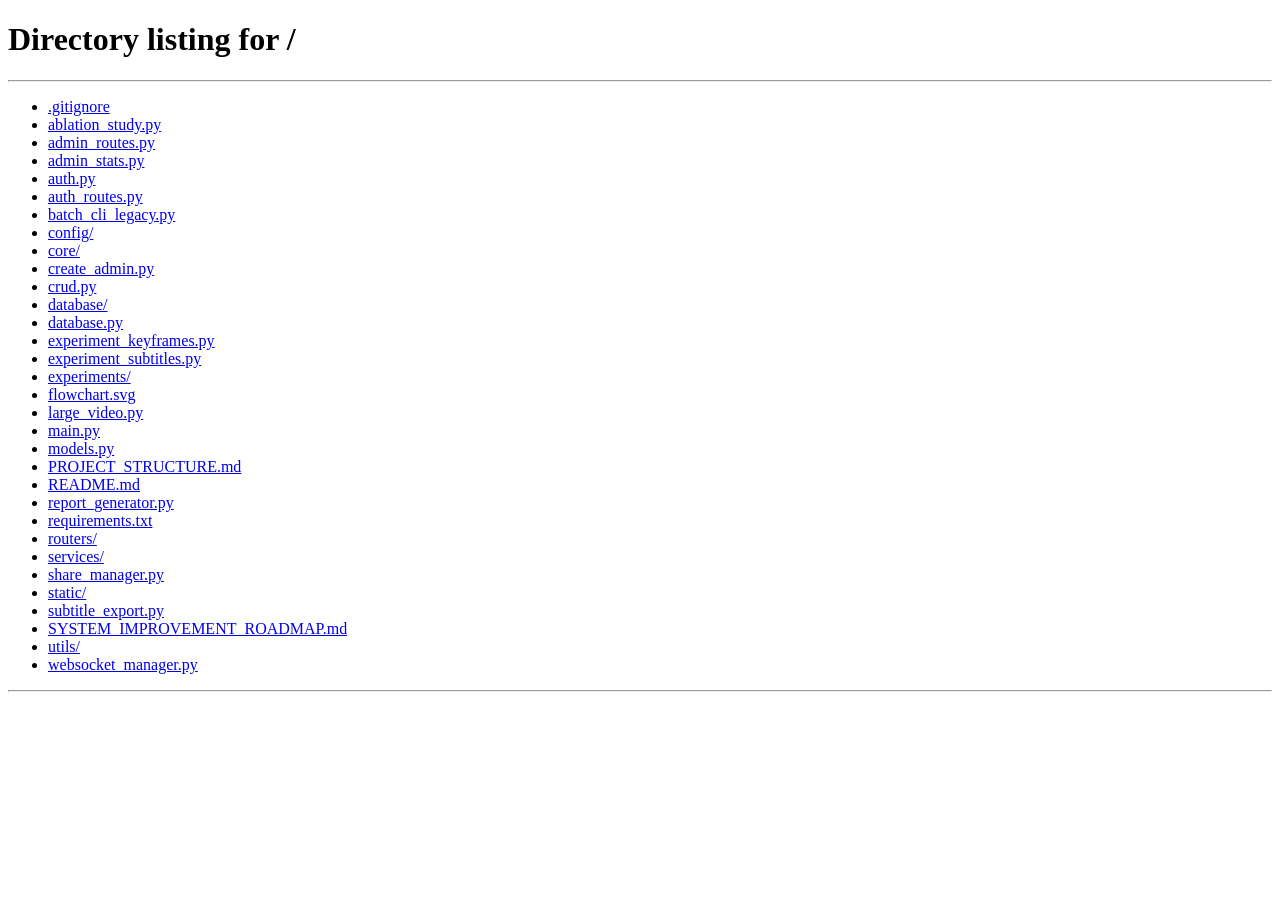
<file: static/help.html>
<!DOCTYPE html>
<html lang="zh-CN">

<head>
    <meta charset="UTF-8">
    <meta name="viewport" content="width=device-width, initial-scale=1.0">
    <title>使用帮助 - 教学视频智能分析系统</title>
    <link rel="stylesheet" href="/static/common.css">
    <link rel="stylesheet" href="/static/theme.css">
    <style>
        .help-container {
            max-width: 900px;
            margin: 0 auto;
            padding: 40px 20px;
        }

        .help-section {
            background: var(--bg-secondary);
            border-radius: 12px;
            padding: 30px;
            margin-bottom: 30px;
            box-shadow: 0 2px 10px var(--shadow);
        }

        .help-section h2 {
            color: var(--gradient-start);
            margin-bottom: 20px;
            font-size: 1.8rem;
        }

        .help-section h3 {
            color: var(--text-primary);
            margin: 25px 0 15px 0;
            font-size: 1.3rem;
        }

        .help-section p {
            line-height: 1.8;
            color: var(--text-secondary);
            margin-bottom: 15px;
        }

        .help-section ul {
            list-style: none;
            padding: 0;
        }

        .help-section li {
            padding: 10px 0;
            border-bottom: 1px solid var(--border-color);
            color: var(--text-secondary);
        }

        .help-section li:last-child {
            border-bottom: none;
        }

        kbd {
            background: var(--bg-primary);
            border: 1px solid var(--border-color);
            border-radius: 4px;
            padding: 3px 8px;
            font-family: monospace;
            color: var(--gradient-start);
            font-size: 0.9rem;
        }

        .step {
            background: var(--bg-primary);
            padding: 15px;
            border-radius: 8px;
            margin: 10px 0;
        }

        .step-number {
            display: inline-block;
            width: 30px;
            height: 30px;
            background: linear-gradient(135deg, #667eea 0%, #764ba2 100%);
            color: white;
            border-radius: 50%;
            text-align: center;
            line-height: 30px;
            margin-right: 10px;
            font-weight: bold;
        }
    </style>
</head>

<body>
    <!-- 导航栏 -->
    <nav class="navbar">
        <div class="navbar-container">
            <a href="/" class="navbar-logo">
                <span>🎓</span>
                <span>教学视频智能分析系统</span>
            </a>
            <ul class="navbar-menu">
                <li><a href="/index.html">首页</a></li>
                <li><a href="/upload.html">视频上传</a></li>
                <li><a href="/tasks.html">我的任务</a></li>
                <li><a href="/profile.html">个人中心</a></li>
            </ul>
            <div class="navbar-user">
                <div class="user-info">
                    <div class="user-avatar" id="navUserAvatar">T</div>
                    <span id="navUsername">教师</span>
                </div>
                <button class="logout-btn" onclick="logout()">退出</button>
            </div>
        </div>
    </nav>

    <div class="help-container">
        <h1 style="text-align: center; margin-bottom: 40px; color: var(--text-primary);">📖 使用帮助</h1>

        <!-- 快速开始 -->
        <div class="help-section">
            <h2>🚀 快速开始</h2>
            <h3>1. 上传视频</h3>
            <div class="step">
                <span class="step-number">1</span>
                点击导航栏的"视频上传"或按 <kbd>Ctrl+U</kbd>
            </div>
            <div class="step">
                <span class="step-number">2</span>
                拖拽或点击选择视频文件（支持MP4、AVI、MOV等格式）
            </div>
            <div class="step">
                <span class="step-number">3</span>
                选择分析选项（关键帧提取、字幕生成、知识图谱）
            </div>
            <div class="step">
                <span class="step-number">4</span>
                点击"开始分析"，系统自动处理视频
            </div>

            <h3>2. 查看分析结果</h3>
            <p>处理完成后，可在"我的任务"中查看结果，包括：</p>
            <ul>
                <li>📸 关键帧展示</li>
                <li>📝 自动生成的字幕</li>
                <li>🔗 知识图谱可视化</li>
                <li>📊 AI分析总结</li>
            </ul>
        </div>

        <!-- 功能说明 -->
        <div class="help-section">
            <h2>⚡ 功能说明</h2>

            <h3>下载与导出</h3>
            <ul>
                <li><strong>📥 下载关键帧：</strong>一键打包下载所有关键帧为ZIP文件</li>
                <li><strong>📄 导出字幕：</strong>支持SRT、VTT、TXT三种格式</li>
                <li><strong>📋 生成报告：</strong>生成包含完整分析结果的Markdown报告</li>
            </ul>

            <h3>分享与收藏</h3>
            <ul>
                <li><strong>🔗 分享：</strong>生成分享链接，可设置密码和有效期</li>
                <li><strong>⭐ 收藏：</strong>收藏重要任务，方便后续查找</li>
            </ul>
        </div>

        <!-- 键盘快捷键 -->
        <div class="help-section">
            <h2>⌨️ 键盘快捷键</h2>
            <ul>
                <li><kbd>Ctrl+H</kbd> - 返回首页</li>
                <li><kbd>Ctrl+U</kbd> - 视频上传</li>
                <li><kbd>Ctrl+T</kbd> - 我的任务</li>
                <li><kbd>Ctrl+P</kbd> - 个人中心</li>
                <li><kbd>Ctrl+Shift+D</kbd> - 切换暗色模式</li>
                <li><kbd>Esc</kbd> - 关闭弹窗</li>
                <li><kbd>?</kbd> - 显示/隐藏快捷键提示</li>
            </ul>
        </div>

        <!-- 常见问题 -->
        <div class="help-section">
            <h2>❓ 常见问题</h2>

            <h3>Q: 支持哪些视频格式？</h3>
            <p>A: 系统支持常见的视频格式，包括MP4、AVI、MOV、WMV、FLV等。建议使用MP4格式以获得最佳兼容性。</p>

            <h3>Q: 视频处理需要多长时间？</h3>
            <p>A: 处理时间取决于视频长度和复杂度。通常10分钟的视频需要2-5分钟处理时间。</p>

            <h3>Q: 如何切换暗色模式？</h3>
            <p>A: 点击页面右下角的月亮/太阳图标，或按 <kbd>Ctrl+Shift+D</kbd> 快捷键。</p>

            <h3>Q: 分享链接如何使用？</h3>
            <p>A: 点击任务的"🔗 分享"按钮，系统会生成一个分享链接。您可以设置密码保护和有效期，然后将链接发送给他人。</p>

            <h3>Q: 如何删除任务？</h3>
            <p>A: 在任务列表中，将鼠标悬停在任务卡片上，点击右上角的"×"按钮即可删除。</p>
        </div>

        <!-- 技巧与建议 -->
        <div class="help-section">
            <h2>💡 使用技巧</h2>
            <ul>
                <li>📹 <strong>视频时长：</strong>建议上传10-60分钟的教学视频，效果最佳</li>
                <li>🎯 <strong>视频质量：</strong>清晰度越高，关键帧提取效果越好</li>
                <li>🔊 <strong>音频质量：</strong>清晰的语音有助于准确生成字幕</li>
                <li>🏷️ <strong>使用标签：</strong>为任务添加标签，方便分类管理</li>
                <li>⭐ <strong>收藏重要任务：</strong>使用收藏功能，快速找到常用视频</li>
            </ul>
        </div>
    </div>

    <!-- 主题切换按钮 -->
    <button class="theme-toggle" onclick="toggleTheme()" title="切换暗色模式">
        <span id="themeIcon">🌙</span>
    </button>

    <!-- 键盘快捷键提示 -->
    <div class="keyboard-hint" id="keyboardHint">
        <h4>⌨️ 快捷键</h4>
        <ul>
            <li><kbd>Ctrl+H</kbd> 首页</li>
            <li><kbd>Ctrl+U</kbd> 上传</li>
            <li><kbd>Ctrl+T</kbd> 任务</li>
            <li><kbd>Esc</kbd> 关闭</li>
        </ul>
    </div>

    <script src="/static/common.js"></script>
    <script src="/static/keyboard.js"></script>
    <script>
        checkAuth();
        window.addEventListener('load', initNavbar);

        // 主题切换功能
        function toggleTheme() {
            const currentTheme = document.documentElement.getAttribute('data-theme');
            const newTheme = currentTheme === 'dark' ? 'light' : 'dark';

            document.documentElement.setAttribute('data-theme', newTheme);
            localStorage.setItem('theme', newTheme);

            // 更新图标
            document.getElementById('themeIcon').textContent = newTheme === 'dark' ? '☀️' : '🌙';
        }

        // 加载保存的主题
        window.addEventListener('load', () => {
            const savedTheme = localStorage.getItem('theme') || 'light';
            document.documentElement.setAttribute('data-theme', savedTheme);
            document.getElementById('themeIcon').textContent = savedTheme === 'dark' ? '☀️' : '🌙';
        });
    </script>
</body>

</html>
</file>
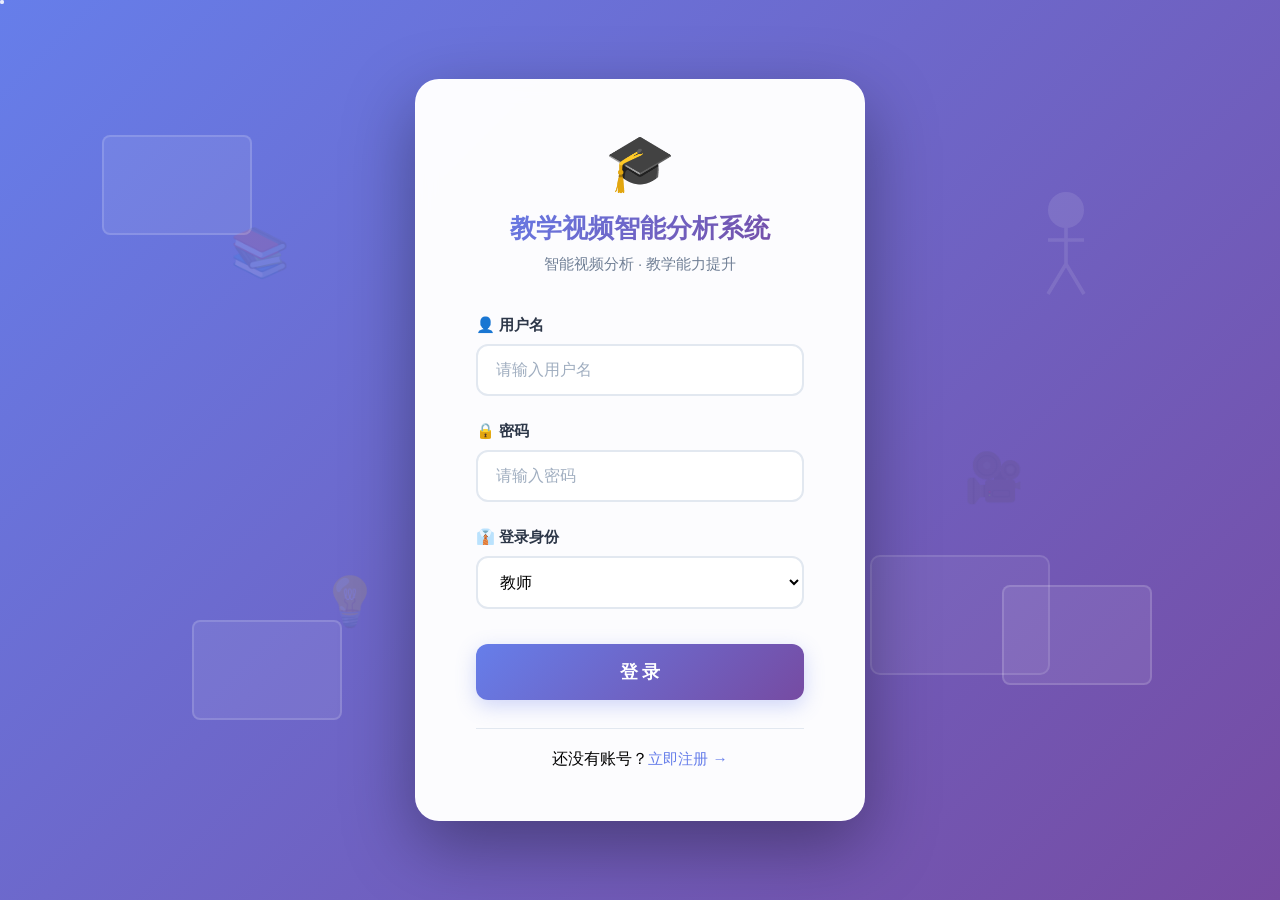
<file: static/login.html>
<!DOCTYPE html>
<html lang="zh-CN">

<head>
    <meta charset="UTF-8">
    <meta name="viewport" content="width=device-width, initial-scale=1.0">
    <title>登录 - 教学视频智能分析系统</title>
    <style>
        * {
            margin: 0;
            padding: 0;
            box-sizing: border-box;
        }

        body {
            font-family: 'Microsoft YaHei', 'Segoe UI', sans-serif;
            background: linear-gradient(135deg, #667eea 0%, #764ba2 100%);
            min-height: 100vh;
            display: flex;
            align-items: center;
            justify-content: center;
            padding: 20px;
            overflow: hidden;
            position: relative;
        }

        /* 教育主题动态背景 */
        .education-background {
            position: fixed;
            top: 0;
            left: 0;
            width: 100%;
            height: 100%;
            z-index: 0;
            overflow: hidden;
        }

        /* 视频帧元素 */
        .video-frame {
            position: absolute;
            width: 150px;
            height: 100px;
            background: rgba(255, 255, 255, 0.08);
            border: 2px solid rgba(255, 255, 255, 0.15);
            border-radius: 8px;
            animation: floatFrame 25s infinite ease-in-out;
        }

        .frame1 {
            top: 15%;
            left: 8%;
            animation-delay: 0s;
        }

        .frame2 {
            top: 65%;
            right: 10%;
            animation-delay: 8s;
        }

        .frame3 {
            bottom: 20%;
            left: 15%;
            animation-delay: 16s;
        }

        @keyframes floatFrame {

            0%,
            100% {
                transform: translate(0, 0) rotate(0deg);
                opacity: 0.6;
            }

            25% {
                transform: translate(20px, -20px) rotate(5deg);
                opacity: 0.8;
            }

            50% {
                transform: translate(40px, 10px) rotate(-3deg);
                opacity: 0.7;
            }

            75% {
                transform: translate(-10px, 30px) rotate(3deg);
                opacity: 0.9;
            }
        }

        /* 教学图标 */
        .teaching-icon {
            position: absolute;
            font-size: 3rem;
            opacity: 0.12;
            animation: pulse 4s infinite ease-in-out;
        }

        .icon1 {
            top: 25%;
            left: 18%;
            animation-delay: 0s;
        }

        .icon2 {
            top: 50%;
            right: 20%;
            animation-delay: 1.5s;
        }

        .icon3 {
            bottom: 30%;
            left: 25%;
            animation-delay: 3s;
        }

        @keyframes pulse {

            0%,
            100% {
                transform: scale(1);
                opacity: 0.12;
            }

            50% {
                transform: scale(1.1);
                opacity: 0.2;
            }
        }

        /* 数据流粒子 */
        .particle {
            position: absolute;
            width: 4px;
            height: 4px;
            background: rgba(255, 255, 255, 0.4);
            border-radius: 50%;
            animation: particleFlow 15s infinite linear;
        }

        .particle:nth-child(1) {
            left: 20%;
            animation-delay: 0s;
        }

        .particle:nth-child(2) {
            left: 40%;
            animation-delay: 3s;
        }

        .particle:nth-child(3) {
            left: 60%;
            animation-delay: 6s;
        }

        .particle:nth-child(4) {
            left: 80%;
            animation-delay: 9s;
        }

        @keyframes particleFlow {
            0% {
                top: -10%;
                opacity: 0;
            }

            10% {
                opacity: 0.6;
            }

            90% {
                opacity: 0.6;
            }

            100% {
                top: 110%;
                opacity: 0;
            }
        }

        /* 教师轮廓SVG */
        .teacher-silhouette {
            position: absolute;
            top: 20%;
            right: 12%;
            width: 120px;
            height: 120px;
            opacity: 0.1;
            animation: silhouetteMove 20s infinite ease-in-out;
        }

        @keyframes silhouetteMove {

            0%,
            100% {
                transform: translateY(0) rotate(0deg);
            }

            50% {
                transform: translateY(-20px) rotate(5deg);
            }
        }

        /* PPT/黑板元素 */
        .board-element {
            position: absolute;
            width: 180px;
            height: 120px;
            background: rgba(255, 255, 255, 0.05);
            border: 2px solid rgba(255, 255, 255, 0.12);
            border-radius: 10px;
            bottom: 25%;
            right: 18%;
            animation: boardFloat 18s infinite ease-in-out;
        }

        @keyframes boardFloat {

            0%,
            100% {
                transform: translate(0, 0);
            }

            33% {
                transform: translate(-15px, -15px);
            }

            66% {
                transform: translate(10px, 10px);
            }
        }

        .login-container {
            background: rgba(255, 255, 255, 0.98);
            backdrop-filter: blur(10px);
            border-radius: 24px;
            box-shadow: 0 25px 70px rgba(0, 0, 0, 0.35);
            padding: 50px 60px;
            max-width: 450px;
            width: 100%;
            animation: slideIn 0.6s cubic-bezier(0.34, 1.56, 0.64, 1);
            position: relative;
            z-index: 1;
            border: 1px solid rgba(255, 255, 255, 0.3);
        }

        @keyframes slideIn {
            from {
                opacity: 0;
                transform: translateY(-40px) scale(0.9);
            }

            to {
                opacity: 1;
                transform: translateY(0) scale(1);
            }
        }

        .logo {
            text-align: center;
            margin-bottom: 40px;
        }

        .logo-icon {
            font-size: 3.5rem;
            margin-bottom: 15px;
            display: block;
            animation: iconBounce 2s infinite ease-in-out;
        }

        @keyframes iconBounce {

            0%,
            100% {
                transform: translateY(0);
            }

            50% {
                transform: translateY(-10px);
            }
        }

        .logo h1 {
            font-size: 1.6rem;
            background: linear-gradient(135deg, #667eea 0%, #764ba2 100%);
            -webkit-background-clip: text;
            -webkit-text-fill-color: transparent;
            background-clip: text;
            margin-bottom: 8px;
            font-weight: 700;
        }

        .logo p {
            color: #718096;
            font-size: 0.95rem;
        }

        .form-group {
            margin-bottom: 25px;
        }

        .form-group label {
            display: block;
            margin-bottom: 8px;
            color: #2d3748;
            font-weight: 600;
            font-size: 0.95rem;
        }

        .form-group input,
        .form-group select {
            width: 100%;
            padding: 15px 18px;
            border: 2px solid #e2e8f0;
            border-radius: 12px;
            font-size: 1rem;
            transition: all 0.3s ease;
            font-family: inherit;
            background: white;
        }

        .form-group input:focus,
        .form-group select:focus {
            outline: none;
            border-color: #667eea;
            box-shadow: 0 0 0 4px rgba(102, 126, 234, 0.1);
            transform: translateY(-2px);
        }

        .form-group input::placeholder {
            color: #a0aec0;
        }

        .login-btn {
            width: 100%;
            padding: 16px;
            background: linear-gradient(135deg, #667eea 0%, #764ba2 100%);
            color: white;
            border: none;
            border-radius: 12px;
            font-size: 1.1rem;
            font-weight: 600;
            cursor: pointer;
            transition: all 0.3s ease;
            margin-top: 10px;
            box-shadow: 0 6px 20px rgba(102, 126, 234, 0.3);
        }

        .login-btn:hover {
            transform: translateY(-3px);
            box-shadow: 0 12px 28px rgba(102, 126, 234, 0.4);
        }

        .login-btn:active {
            transform: translateY(-1px);
        }

        .login-btn:disabled {
            opacity: 0.6;
            cursor: not-allowed;
            transform: none;
        }

        .links {
            text-align: center;
            margin-top: 28px;
            padding-top: 20px;
            border-top: 1px solid #e2e8f0;
        }

        .links a {
            color: #667eea;
            text-decoration: none;
            font-size: 0.95rem;
            font-weight: 500;
            transition: color 0.3s ease;
        }

        .links a:hover {
            color: #764ba2;
            text-decoration: underline;
        }

        .error-message,
        .success-message {
            padding: 14px;
            border-radius: 10px;
            margin-bottom: 20px;
            font-size: 0.9rem;
            display: none;
            animation: slideDown 0.3s ease;
        }

        .error-message {
            background: #fee;
            color: #c53030;
            border-left: 4px solid #c53030;
        }

        .success-message {
            background: #f0fdf4;
            color: #166534;
            border-left: 4px solid #166534;
        }

        @keyframes slideDown {
            from {
                opacity: 0;
                transform: translateY(-10px);
            }

            to {
                opacity: 1;
                transform: translateY(0);
            }
        }
    </style>
</head>

<body>
    <!-- 教育主题动态背景 -->
    <div class="education-background">
        <div class="video-frame frame1"></div>
        <div class="video-frame frame2"></div>
        <div class="video-frame frame3"></div>

        <div class="teaching-icon icon1">📚</div>
        <div class="teaching-icon icon2">🎥</div>
        <div class="teaching-icon icon3">💡</div>

        <div class="particle"></div>
        <div class="particle"></div>
        <div class="particle"></div>
        <div class="particle"></div>

        <svg class="teacher-silhouette" viewBox="0 0 100 100" fill="white">
            <circle cx="50" cy="25" r="15" />
            <path d="M50 40 L50 70 M35 50 L65 50 M50 70 L35 95 M50 70 L65 95" stroke="white" stroke-width="3"
                fill="none" />
        </svg>

        <div class="board-element"></div>
    </div>

    <div class="login-container">
        <div class="logo">
            <span class="logo-icon">🎓</span>
            <h1>教学视频智能分析系统</h1>
            <p>智能视频分析 · 教学能力提升</p>
        </div>

        <div id="errorMessage" class="error-message"></div>
        <div id="successMessage" class="success-message"></div>

        <form id="loginForm">
            <div class="form-group">
                <label for="username">👤 用户名</label>
                <input type="text" id="username" name="username" placeholder="请输入用户名" required>
            </div>

            <div class="form-group">
                <label for="password">🔒 密码</label>
                <input type="password" id="password" name="password" placeholder="请输入密码" required>
            </div>

            <div class="form-group">
                <label for="role">👔 登录身份</label>
                <select id="role" name="role" required>
                    <option value="teacher">教师</option>
                    <option value="admin">管理员</option>
                </select>
            </div>

            <button type="submit" class="login-btn" id="loginBtn">登 录</button>
        </form>

        <div class="links">
            还没有账号？<a href="/register.html">立即注册 →</a>
        </div>
    </div>

    <script>
        const loginForm = document.getElementById('loginForm');
        const loginBtn = document.getElementById('loginBtn');
        const errorMessage = document.getElementById('errorMessage');
        const successMessage = document.getElementById('successMessage');

        loginForm.addEventListener('submit', async (e) => {
            e.preventDefault();

            const username = document.getElementById('username').value;
            const password = document.getElementById('password').value;
            const role = document.getElementById('role').value;

            errorMessage.style.display = 'none';
            successMessage.style.display = 'none';

            loginBtn.disabled = true;
            loginBtn.textContent = '登录中...';

            try {
                const response = await fetch('/api/auth/login', {
                    method: 'POST',
                    headers: { 'Content-Type': 'application/json' },
                    body: JSON.stringify({ username, password })
                });

                const data = await response.json();

                if (response.ok) {
                    if (data.user.role !== role) {
                        errorMessage.textContent = `身份不匹配！该账号是${data.user.role === 'admin' ? '管理员' : '教师'}账号`;
                        errorMessage.style.display = 'block';
                        loginBtn.disabled = false;
                        loginBtn.textContent = '登 录';
                        return;
                    }

                    // 先清除所有旧的登录信息
                    localStorage.clear();

                    // 再保存新的token和用户信息
                    localStorage.setItem('access_token', data.access_token);
                    localStorage.setItem('user', JSON.stringify(data.user));

                    successMessage.textContent = '✓ 登录成功！正在跳转...';
                    successMessage.style.display = 'block';

                    // 根据角色跳转
                    setTimeout(() => {
                        if (data.user.role === 'admin') {
                            window.location.href = '/admin.html';
                        } else {
                            window.location.href = '/index.html';
                        }
                    }, 1000);
                } else {
                    errorMessage.textContent = data.detail || '登录失败，请检查用户名和密码';
                    errorMessage.style.display = 'block';
                    loginBtn.disabled = false;
                    loginBtn.textContent = '登 录';
                }
            } catch (error) {
                console.error('登录错误:', error);
                errorMessage.textContent = '网络错误，请检查连接后重试';
                errorMessage.style.display = 'block';
                loginBtn.disabled = false;
                loginBtn.textContent = '登 录';
            }
        });

        // 清除之前的登录状态（避免闪烁）
        // 注释掉自动跳转逻辑，让用户每次都需要手动登录
    </script>
</body>

</html>
</file>
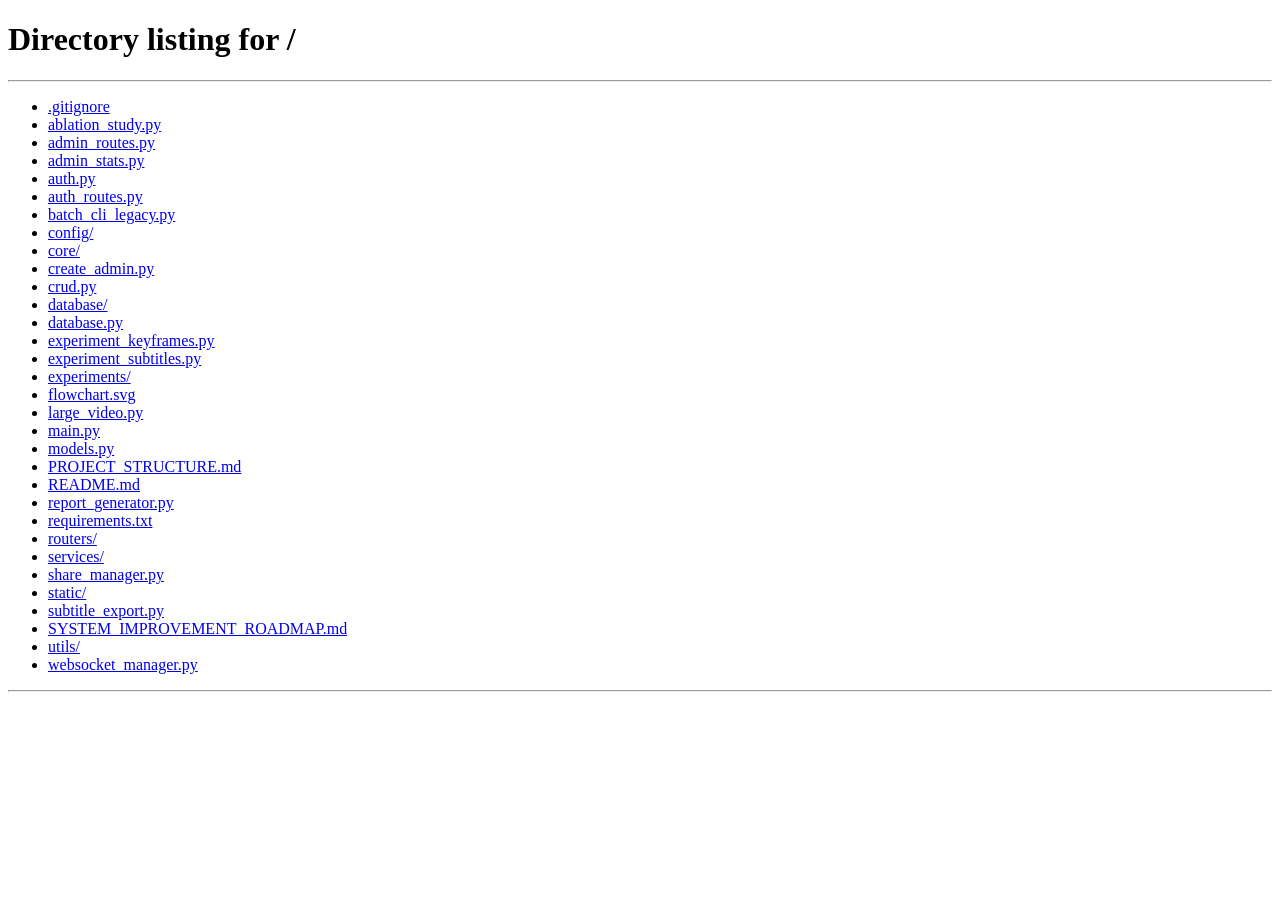
<file: static/profile.html>
<!DOCTYPE html>
<html lang="zh-CN">

<head>
    <meta charset="UTF-8">
    <meta name="viewport" content="width=device-width, initial-scale=1.0">
    <title>个人中心 - 教学视频智能分析系统</title>
    <link rel="stylesheet" href="/static/common.css">
    <style>
        .profile-container {
            display: grid;
            grid-template-columns: 300px 1fr;
            gap: 30px;
        }

        .profile-sidebar {
            background: white;
            border-radius: 12px;
            padding: 30px;
            box-shadow: 0 2px 10px rgba(0, 0, 0, 0.08);
            height: fit-content;
        }

        .profile-avatar-container {
            text-align: center;
            margin-bottom: 25px;
        }

        .profile-avatar {
            width: 120px;
            height: 120px;
            border-radius: 50%;
            background: linear-gradient(135deg, #667eea 0%, #764ba2 100%);
            color: white;
            display: flex;
            align-items: center;
            justify-content: center;
            font-size: 3rem;
            font-weight: 700;
            margin: 0 auto 15px;
        }

        .profile-name {
            font-size: 1.5rem;
            font-weight: 600;
            color: #2c3e50;
            margin-bottom: 5px;
        }

        .profile-role {
            color: #718096;
            font-size: 0.95rem;
        }

        .profile-stats {
            margin-top: 25px;
            padding-top: 25px;
            border-top: 1px solid #f1f5f9;
        }

        .profile-stat-item {
            display: flex;
            justify-content: space-between;
            align-items: center;
            padding: 12px 0;
        }

        .profile-stat-label {
            color: #718096;
        }

        .profile-stat-value {
            font-weight: 600;
            color: #667eea;
        }

        .profile-content {
            background: white;
            border-radius: 12px;
            padding: 30px;
            box-shadow: 0 2px 10px rgba(0, 0, 0, 0.08);
        }

        .tabs {
            display: flex;
            gap: 10px;
            border-bottom: 2px solid #f1f5f9;
            margin-bottom: 30px;
        }

        .tab {
            padding: 12px 24px;
            border: none;
            background: transparent;
            color: #718096;
            cursor: pointer;
            border-bottom: 3px solid transparent;
            transition: all 0.3s ease;
            font-weight: 500;
        }

        .tab.active {
            color: #667eea;
            border-bottom-color: #667eea;
        }

        .tab-content {
            display: none;
        }

        .tab-content.active {
            display: block;
        }

        .info-grid {
            display: grid;
            grid-template-columns: repeat(2, 1fr);
            gap: 20px;
        }

        .info-item {
            display: flex;
            flex-direction: column;
            gap: 8px;
        }

        .info-label {
            color: #718096;
            font-size: 0.9rem;
        }

        .info-value {
            color: #2c3e50;
            font-weight: 500;
            font-size: 1.05rem;
        }

        .edit-btn {
            margin-top: 20px;
        }

        .password-form {
            max-width: 500px;
        }

        @media (max-width: 968px) {
            .profile-container {
                grid-template-columns: 1fr;
            }

            .info-grid {
                grid-template-columns: 1fr;
            }
        }
    </style>
</head>

<body>
    <!-- 导航栏 -->
    <nav class="navbar">
        <div class="navbar-container">
            <a href="/" class="navbar-logo">
                <span>🎓</span>
                <span>教学视频智能分析系统</span>
            </a>
            <ul class="navbar-menu">
                <li><a href="/index.html">首页</a></li>
                <li><a href="/upload.html">视频上传</a></li>
                <li><a href="/tasks.html">我的任务</a></li>
                <li><a href="/profile.html">个人中心</a></li>
                <li id="adminLink" style="display:none"><a href="/admin.html">管理后台</a></li>
            </ul>
            <div class="navbar-user">
                <div class="user-info">
                    <div class="user-avatar" id="navUserAvatar">A</div>
                    <span id="navUsername">用户</span>
                </div>
                <button class="logout-btn" onclick="logout()">退出</button>
            </div>
        </div>
    </nav>

    <!-- 主内容 -->
    <div class="container">
        <div class="profile-container">
            <!-- 侧边栏 -->
            <div class="profile-sidebar">
                <div class="profile-avatar-container">
                    <div class="profile-avatar" id="profileAvatar">A</div>
                    <div class="profile-name" id="profileName">-</div>
                    <div class="profile-role" id="profileRole">-</div>
                </div>

                <div class="profile-stats">
                    <div class="profile-stat-item">
                        <span class="profile-stat-label">总任务数</span>
                        <span class="profile-stat-value" id="totalTasks">0</span>
                    </div>
                    <div class="profile-stat-item">
                        <span class="profile-stat-label">已完成</span>
                        <span class="profile-stat-value" id="completedTasks">0</span>
                    </div>
                    <div class="profile-stat-item">
                        <span class="profile-stat-label">处理中</span>
                        <span class="profile-stat-value" id="processingTasks">0</span>
                    </div>
                    <div class="profile-stat-item">
                        <span class="profile-stat-label">注册时间</span>
                        <span class="profile-stat-value" id="joinDate">-</span>
                    </div>
                </div>
            </div>

            <!-- 主要内容 -->
            <div class="profile-content">
                <!-- 选项卡 -->
                <div class="tabs">
                    <button class="tab active" onclick="switchTab('info')">基本信息</button>
                    <button class="tab" onclick="switchTab('password')">修改密码</button>
                    <button class="tab" onclick="switchTab('preferences')">偏好设置</button>
                </div>

                <!-- 基本信息 -->
                <div class="tab-content active" id="infoTab">
                    <h3 style="margin-bottom: 20px; color: #2c3e50;">基本信息</h3>
                    <div class="info-grid">
                        <div class="info-item">
                            <span class="info-label">用户名</span>
                            <span class="info-value" id="infoUsername">-</span>
                        </div>
                        <div class="info-item">
                            <span class="info-label">邮箱</span>
                            <span class="info-value" id="infoEmail">-</span>
                        </div>
                        <div class="info-item">
                            <span class="info-label">角色</span>
                            <span class="info-value" id="infoRole">-</span>
                        </div>
                        <div class="info-item">
                            <span class="info-label">最后登录</span>
                            <span class="info-value" id="infoLastLogin">-</span>
                        </div>
                    </div>
                    <!-- <button class="btn btn-primary edit-btn">编辑信息</button> -->
                </div>

                <!-- 修改密码 -->
                <div class="tab-content" id="passwordTab">
                    <h3 style="margin-bottom: 20px; color: #2c3e50;">修改密码</h3>
                    <form class="password-form" onsubmit="changePassword(event)">
                        <div class="form-group">
                            <label>当前密码</label>
                            <input type="password" id="currentPassword" required>
                        </div>
                        <div class="form-group">
                            <label>新密码</label>
                            <input type="password" id="newPassword" minlength="6" required>
                        </div>
                        <div class="form-group">
                            <label>确认新密码</label>
                            <input type="password" id="confirmPassword" minlength="6" required>
                        </div>
                        <button type="submit" class="btn btn-primary">修改密码</button>
                    </form>
                </div>

                <!-- 偏好设置 -->
                <div class="tab-content" id="preferencesTab">
                    <h3 style="margin-bottom: 20px; color: #2c3e50;">偏好设置</h3>
                    <div class="form-group">
                        <label>
                            <input type="checkbox" id="autoAnalysis">
                            上传后自动开始分析
                        </label>
                    </div>
                    <div class="form-group">
                        <label>
                            <input type="checkbox" id="emailNotification">
                            邮件通知（任务完成时）
                        </label>
                    </div>
                    <button class="btn btn-primary" onclick="savePreferences()">保存设置</button>
                </div>
            </div>
        </div>
    </div>

    <script src="/static/common.js"></script>
    <script>
        checkAuth();
        window.addEventListener('load', initNavbar);

        // 加载用户信息
        async function loadUserProfile() {
            try {
                const user = getCurrentUser();
                if (!user) return;

                // 获取用户名首字母（支持中文）
                const firstChar = user.username.charAt(0);
                const avatarText = /[\u4e00-\u9fa5]/.test(firstChar) ? firstChar : firstChar.toUpperCase();

                // 更新侧边栏
                document.getElementById('profileAvatar').textContent = avatarText;
                document.getElementById('profileName').textContent = user.username;
                document.getElementById('profileRole').textContent = getRoleText(user.role);

                // 更新基本信息
                document.getElementById('infoUsername').textContent = user.username;
                document.getElementById('infoEmail').textContent = user.email || '-';
                document.getElementById('infoRole').textContent = getRoleText(user.role);
                document.getElementById('infoLastLogin').textContent = user.last_login ? formatDate(user.last_login) : '-';

                // 加载任务统计
                await loadTaskStats();
            } catch (error) {
                console.error('加载用户信息失败:', error);
            }
        }

        // 获取角色文本
        function getRoleText(role) {
            const roleMap = {
                'student': '学生',
                'teacher': '教师',
                'admin': '管理员'
            };
            return roleMap[role] || role;
        }


        // 加载任务统计
        async function loadTaskStats() {
            try {
                console.log('=== loadTaskStats called ===');
                const response = await apiRequest('/api/user/stats');
                console.log('Response status:', response.status);
                console.log('Response ok:', response.ok);

                if (response.ok) {
                    const stats = await response.json();
                    console.log('Stats received:', stats);

                    document.getElementById('totalTasks').textContent = stats.total_tasks || 0;
                    document.getElementById('completedTasks').textContent = stats.completed_tasks || 0;
                    document.getElementById('processingTasks').textContent = stats.processing_tasks || 0;

                    if (stats.join_date) {
                        const date = new Date(stats.join_date);
                        document.getElementById('joinDate').textContent =
                            `${date.getFullYear()}-${(date.getMonth() + 1).toString().padStart(2, '0')}-${date.getDate().toString().padStart(2, '0')}`;
                    }
                } else {
                    console.error('API request failed:', response.status);
                }
            } catch (error) {
                console.error('加载任务统计失败:', error);
            }
        }

        // 切换选项卡
        function switchTab(tabName) {
            // 更新tab按钮状态
            document.querySelectorAll('.tab').forEach((tab, index) => {
                tab.classList.remove('active');
                if ((tabName === 'info' && index === 0) ||
                    (tabName === 'password' && index === 1) ||
                    (tabName === 'preferences' && index === 2)) {
                    tab.classList.add('active');
                }
            });

            // 更新内容显示
            document.querySelectorAll('.tab-content').forEach(content => {
                content.classList.remove('active');
            });
            document.getElementById(tabName + 'Tab').classList.add('active');
        }

        // 修改密码
        async function changePassword(e) {
            e.preventDefault();

            const currentPassword = document.getElementById('currentPassword').value;
            const newPassword = document.getElementById('newPassword').value;
            const confirmPassword = document.getElementById('confirmPassword').value;

            if (newPassword !== confirmPassword) {
                showToast('两次输入的密码不一致', 'error');
                return;
            }

            // TODO: 实现修改密码API
            showToast('密码修改功能待实现', 'info');
        }

        // 保存偏好设置
        function savePreferences() {
            const autoAnalysis = document.getElementById('autoAnalysis').checked;
            const emailNotification = document.getElementById('emailNotification').checked;

            // 保存到localStorage
            localStorage.setItem('preferences', JSON.stringify({
                autoAnalysis,
                emailNotification
            }));

            showToast('偏好设置已保存', 'success');
        }

        // 加载偏好设置
        function loadPreferences() {
            const preferences = JSON.parse(localStorage.getItem('preferences') || '{}');
            if (preferences.autoAnalysis) {
                document.getElementById('autoAnalysis').checked = true;
            }
            if (preferences.emailNotification) {
                document.getElementById('emailNotification').checked = true;
            }
        }

        // 页面加载
        window.addEventListener('load', () => {
            loadUserProfile();
            loadPreferences();

            // 每5秒自动刷新任务统计
            setInterval(() => {
                loadTaskStats();
            }, 5000);
        });
    </script>
</body>

</html>
</file>
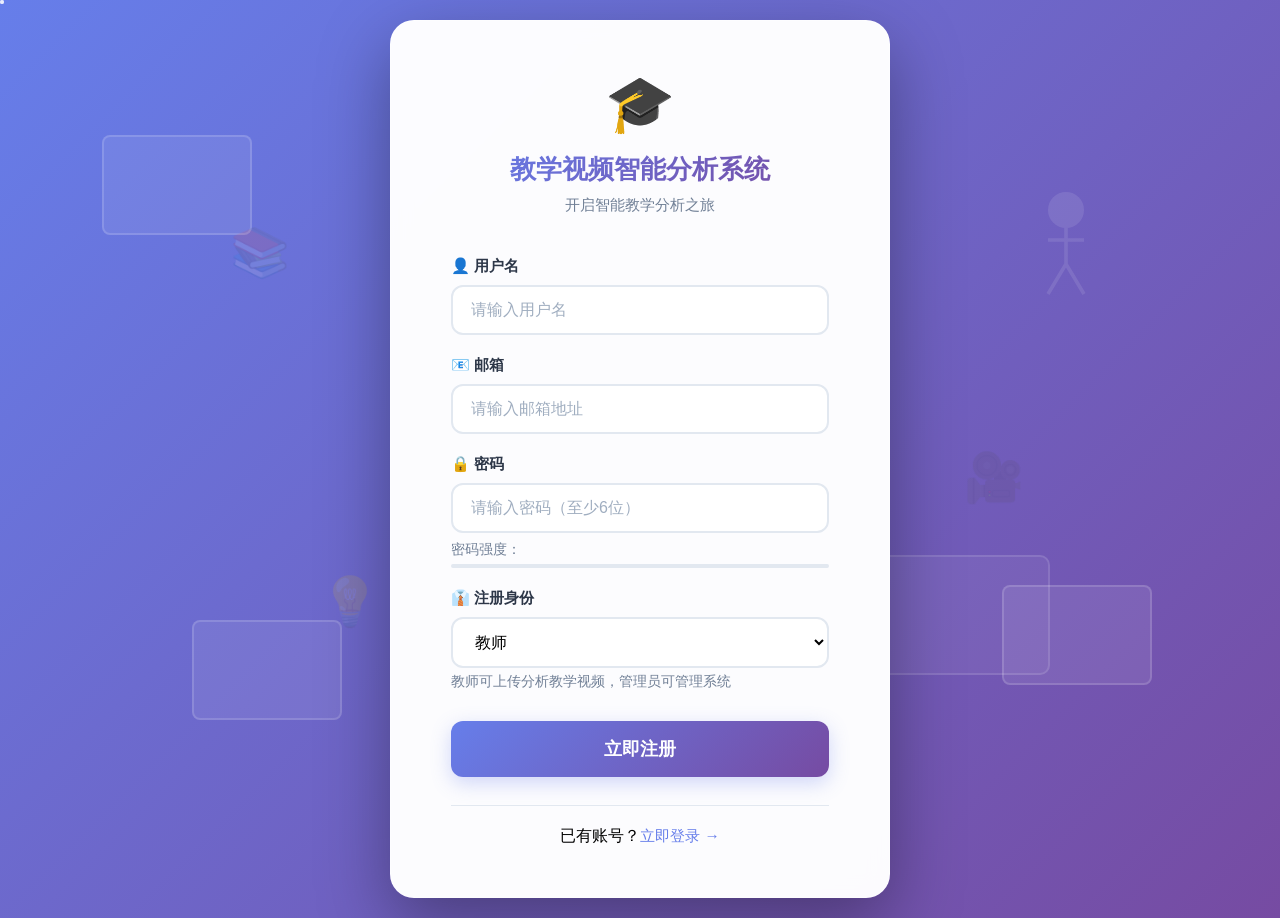
<file: static/register.html>
<!DOCTYPE html>
<html lang="zh-CN">

<head>
    <meta charset="UTF-8">
    <meta name="viewport" content="width=device-width, initial-scale=1.0">
    <title>注册 - 教学视频智能分析系统</title>
    <style>
        * {
            margin: 0;
            padding: 0;
            box-sizing: border-box;
        }

        body {
            font-family: 'Microsoft YaHei', 'Segoe UI', sans-serif;
            background: linear-gradient(135deg, #667eea 0%, #764ba2 100%);
            min-height: 100vh;
            display: flex;
            align-items: center;
            justify-content: center;
            padding: 20px;
            overflow: hidden;
            position: relative;
        }

        /* 教育主题动态背景 */
        .education-background {
            position: fixed;
            top: 0;
            left: 0;
            width: 100%;
            height: 100%;
            z-index: 0;
            overflow: hidden;
        }

        .video-frame {
            position: absolute;
            width: 150px;
            height: 100px;
            background: rgba(255, 255, 255, 0.08);
            border: 2px solid rgba(255, 255, 255, 0.15);
            border-radius: 8px;
            animation: floatFrame 25s infinite ease-in-out;
        }

        .frame1 {
            top: 15%;
            left: 8%;
            animation-delay: 0s;
        }

        .frame2 {
            top: 65%;
            right: 10%;
            animation-delay: 8s;
        }

        .frame3 {
            bottom: 20%;
            left: 15%;
            animation-delay: 16s;
        }

        @keyframes floatFrame {

            0%,
            100% {
                transform: translate(0, 0) rotate(0deg);
                opacity: 0.6;
            }

            25% {
                transform: translate(20px, -20px) rotate(5deg);
                opacity: 0.8;
            }

            50% {
                transform: translate(40px, 10px) rotate(-3deg);
                opacity: 0.7;
            }

            75% {
                transform: translate(-10px, 30px) rotate(3deg);
                opacity: 0.9;
            }
        }

        .teaching-icon {
            position: absolute;
            font-size: 3rem;
            opacity: 0.12;
            animation: pulse 4s infinite ease-in-out;
        }

        .icon1 {
            top: 25%;
            left: 18%;
            animation-delay: 0s;
        }

        .icon2 {
            top: 50%;
            right: 20%;
            animation-delay: 1.5s;
        }

        .icon3 {
            bottom: 30%;
            left: 25%;
            animation-delay: 3s;
        }

        @keyframes pulse {

            0%,
            100% {
                transform: scale(1);
                opacity: 0.12;
            }

            50% {
                transform: scale(1.1);
                opacity: 0.2;
            }
        }

        .particle {
            position: absolute;
            width: 4px;
            height: 4px;
            background: rgba(255, 255, 255, 0.4);
            border-radius: 50%;
            animation: particleFlow 15s infinite linear;
        }

        .particle:nth-child(1) {
            left: 20%;
            animation-delay: 0s;
        }

        .particle:nth-child(2) {
            left: 40%;
            animation-delay: 3s;
        }

        .particle:nth-child(3) {
            left: 60%;
            animation-delay: 6s;
        }

        .particle:nth-child(4) {
            left: 80%;
            animation-delay: 9s;
        }

        @keyframes particleFlow {
            0% {
                top: -10%;
                opacity: 0;
            }

            10% {
                opacity: 0.6;
            }

            90% {
                opacity: 0.6;
            }

            100% {
                top: 110%;
                opacity: 0;
            }
        }

        .teacher-silhouette {
            position: absolute;
            top: 20%;
            right: 12%;
            width: 120px;
            height: 120px;
            opacity: 0.1;
            animation: silhouetteMove 20s infinite ease-in-out;
        }

        @keyframes silhouetteMove {

            0%,
            100% {
                transform: translateY(0) rotate(0deg);
            }

            50% {
                transform: translateY(-20px) rotate(5deg);
            }
        }

        .board-element {
            position: absolute;
            width: 180px;
            height: 120px;
            background: rgba(255, 255, 255, 0.05);
            border: 2px solid rgba(255, 255, 255, 0.12);
            border-radius: 10px;
            bottom: 25%;
            right: 18%;
            animation: boardFloat 18s infinite ease-in-out;
        }

        @keyframes boardFloat {

            0%,
            100% {
                transform: translate(0, 0);
            }

            33% {
                transform: translate(-15px, -15px);
            }

            66% {
                transform: translate(10px, 10px);
            }
        }

        .register-container {
            background: rgba(255, 255, 255, 0.98);
            backdrop-filter: blur(10px);
            border-radius: 24px;
            box-shadow: 0 25px 70px rgba(0, 0, 0, 0.35);
            padding: 50px 60px;
            max-width: 500px;
            width: 100%;
            animation: slideIn 0.6s cubic-bezier(0.34, 1.56, 0.64, 1);
            position: relative;
            z-index: 1;
            border: 1px solid rgba(255, 255, 255, 0.3);
        }

        @keyframes slideIn {
            from {
                opacity: 0;
                transform: translateY(-40px) scale(0.9);
            }

            to {
                opacity: 1;
                transform: translateY(0) scale(1);
            }
        }

        .logo {
            text-align: center;
            margin-bottom: 40px;
        }

        .logo-icon {
            font-size: 3.5rem;
            margin-bottom: 15px;
            display: block;
            animation: iconBounce 2s infinite ease-in-out;
        }

        @keyframes iconBounce {

            0%,
            100% {
                transform: translateY(0);
            }

            50% {
                transform: translateY(-10px);
            }
        }

        .logo h1 {
            font-size: 1.6rem;
            background: linear-gradient(135deg, #667eea 0%, #764ba2 100%);
            -webkit-background-clip: text;
            -webkit-text-fill-color: transparent;
            background-clip: text;
            margin-bottom: 8px;
            font-weight: 700;
        }

        .logo p {
            color: #718096;
            font-size: 0.95rem;
        }

        .form-group {
            margin-bottom: 20px;
        }

        .form-group label {
            display: block;
            margin-bottom: 8px;
            color: #2d3748;
            font-weight: 600;
            font-size: 0.95rem;
        }

        .form-group input,
        .form-group select {
            width: 100%;
            padding: 14px 18px;
            border: 2px solid #e2e8f0;
            border-radius: 12px;
            font-size: 1rem;
            transition: all 0.3s ease;
            font-family: inherit;
            background: white;
        }

        .form-group input:focus,
        .form-group select:focus {
            outline: none;
            border-color: #667eea;
            box-shadow: 0 0 0 4px rgba(102, 126, 234, 0.1);
            transform: translateY(-2px);
        }

        .form-group input::placeholder {
            color: #a0aec0;
        }

        .password-strength {
            margin-top: 8px;
            font-size: 0.85rem;
            color: #718096;
        }

        .strength-bar {
            height: 4px;
            background: #e2e8f0;
            border-radius: 2px;
            margin-top: 5px;
            overflow: hidden;
        }

        .strength-fill {
            height: 100%;
            width: 0%;
            transition: all 0.3s ease;
            border-radius: 2px;
        }

        .register-btn {
            width: 100%;
            padding: 16px;
            background: linear-gradient(135deg, #667eea 0%, #764ba2 100%);
            color: white;
            border: none;
            border-radius: 12px;
            font-size: 1.1rem;
            font-weight: 600;
            cursor: pointer;
            transition: all 0.3s ease;
            margin-top: 10px;
            box-shadow: 0 6px 20px rgba(102, 126, 234, 0.3);
        }

        .register-btn:hover {
            transform: translateY(-3px);
            box-shadow: 0 12px 28px rgba(102, 126, 234, 0.4);
        }

        .register-btn:active {
            transform: translateY(-1px);
        }

        .register-btn:disabled {
            opacity: 0.6;
            cursor: not-allowed;
            transform: none;
        }

        .links {
            text-align: center;
            margin-top: 28px;
            padding-top: 20px;
            border-top: 1px solid #e2e8f0;
        }

        .links a {
            color: #667eea;
            text-decoration: none;
            font-size: 0.95rem;
            font-weight: 500;
            transition: color 0.3s ease;
        }

        .links a:hover {
            color: #764ba2;
            text-decoration: underline;
        }

        .error-message,
        .success-message {
            padding: 14px;
            border-radius: 10px;
            margin-bottom: 20px;
            font-size: 0.9rem;
            display: none;
            animation: slideDown 0.3s ease;
        }

        .error-message {
            background: #fee;
            color: #c53030;
            border-left: 4px solid #c53030;
        }

        .success-message {
            background: #f0fdf4;
            color: #166534;
            border-left: 4px solid #166534;
        }

        @keyframes slideDown {
            from {
                opacity: 0;
                transform: translateY(-10px);
            }

            to {
                opacity: 1;
                transform: translateY(0);
            }
        }

        .role-description {
            font-size: 0.85rem;
            color: #718096;
            margin-top: 5px;
        }
    </style>
</head>

<body>
    <!-- 教育主题动态背景 -->
    <div class="education-background">
        <div class="video-frame frame1"></div>
        <div class="video-frame frame2"></div>
        <div class="video-frame frame3"></div>

        <div class="teaching-icon icon1">📚</div>
        <div class="teaching-icon icon2">🎥</div>
        <div class="teaching-icon icon3">💡</div>

        <div class="particle"></div>
        <div class="particle"></div>
        <div class="particle"></div>
        <div class="particle"></div>

        <svg class="teacher-silhouette" viewBox="0 0 100 100" fill="white">
            <circle cx="50" cy="25" r="15" />
            <path d="M50 40 L50 70 M35 50 L65 50 M50 70 L35 95 M50 70 L65 95" stroke="white" stroke-width="3"
                fill="none" />
        </svg>

        <div class="board-element"></div>
    </div>

    <div class="register-container">
        <div class="logo">
            <span class="logo-icon">🎓</span>
            <h1>教学视频智能分析系统</h1>
            <p>开启智能教学分析之旅</p>
        </div>

        <div id="errorMessage" class="error-message"></div>
        <div id="successMessage" class="success-message"></div>

        <form id="registerForm" autocomplete="off">
            <div class="form-group">
                <label for="username">👤 用户名</label>
                <input type="text" id="username" name="username" placeholder="请输入用户名" required minlength="3"
                    autocomplete="off">
            </div>

            <div class="form-group">
                <label for="email">📧 邮箱</label>
                <input type="email" id="email" name="email" placeholder="请输入邮箱地址" required autocomplete="off">
            </div>

            <div class="form-group">
                <label for="password">🔒 密码</label>
                <input type="password" id="password" name="password" placeholder="请输入密码（至少6位）" required minlength="6"
                    autocomplete="new-password">
                <div class="password-strength">
                    <span id="strengthText">密码强度：</span>
                    <div class="strength-bar">
                        <div class="strength-fill" id="strengthFill"></div>
                    </div>
                </div>
            </div>

            <div class="form-group">
                <label for="role">👔 注册身份</label>
                <select id="role" name="role" required>
                    <option value="teacher">教师</option>
                    <option value="admin">管理员</option>
                </select>
                <div class="role-description">教师可上传分析教学视频，管理员可管理系统</div>
            </div>

            <button type="submit" class="register-btn" id="registerBtn">立即注册</button>
        </form>

        <div class="links">
            已有账号？<a href="/login.html">立即登录 →</a>
        </div>
    </div>

    <script>
        const registerForm = document.getElementById('registerForm');
        const registerBtn = document.getElementById('registerBtn');
        const errorMessage = document.getElementById('errorMessage');
        const successMessage = document.getElementById('successMessage');
        const passwordInput = document.getElementById('password');
        const strengthText = document.getElementById('strengthText');
        const strengthFill = document.getElementById('strengthFill');

        passwordInput.addEventListener('input', () => {
            const password = passwordInput.value;
            let strength = 0;
            let strengthLabel = '';
            let color = '';

            if (password.length >= 6) strength++;
            if (password.length >= 10) strength++;
            if (/[a-z]/.test(password) && /[A-Z]/.test(password)) strength++;
            if (/\d/.test(password)) strength++;
            if (/[^a-zA-Z0-9]/.test(password)) strength++;

            if (strength <= 1) {
                strengthLabel = '弱';
                color = '#ef4444';
            } else if (strength <= 3) {
                strengthLabel = '中';
                color = '#f59e0b';
            } else {
                strengthLabel = '强';
                color = '#10b981';
            }

            strengthText.textContent = `密码强度：${strengthLabel}`;
            strengthFill.style.width = `${(strength / 5) * 100}%`;
            strengthFill.style.background = color;
        });

        registerForm.addEventListener('submit', async (e) => {
            e.preventDefault();

            const username = document.getElementById('username').value;
            const email = document.getElementById('email').value;
            const password = document.getElementById('password').value;
            const role = document.getElementById('role').value;

            errorMessage.style.display = 'none';
            successMessage.style.display = 'none';

            registerBtn.disabled = true;
            registerBtn.textContent = '注册中...';

            try {
                const response = await fetch('/api/auth/register', {
                    method: 'POST',
                    headers: { 'Content-Type': 'application/json' },
                    body: JSON.stringify({ username, email, password, role })
                });

                const data = await response.json();

                if (response.ok) {
                    // 清除所有旧的登录信息
                    localStorage.clear();

                    successMessage.textContent = '✓ 注册成功！正在跳转到登录页...';
                    successMessage.style.display = 'block';
                    setTimeout(() => window.location.href = '/login.html', 1500);
                } else {
                    errorMessage.textContent = data.detail || '注册失败，请重试';
                    errorMessage.style.display = 'block';
                    registerBtn.disabled = false;
                    registerBtn.textContent = '立即注册';
                }
            } catch (error) {
                console.error('注册错误:', error);
                errorMessage.textContent = '网络错误，请检查连接后重试';
                errorMessage.style.display = 'block';
                registerBtn.disabled = false;
                registerBtn.textContent = '立即注册';
            }
        });

        // 移除自动重定向：允许已登录用户查看注册页（例如创建新账号）
    </script>
</body>

</html>
</file>
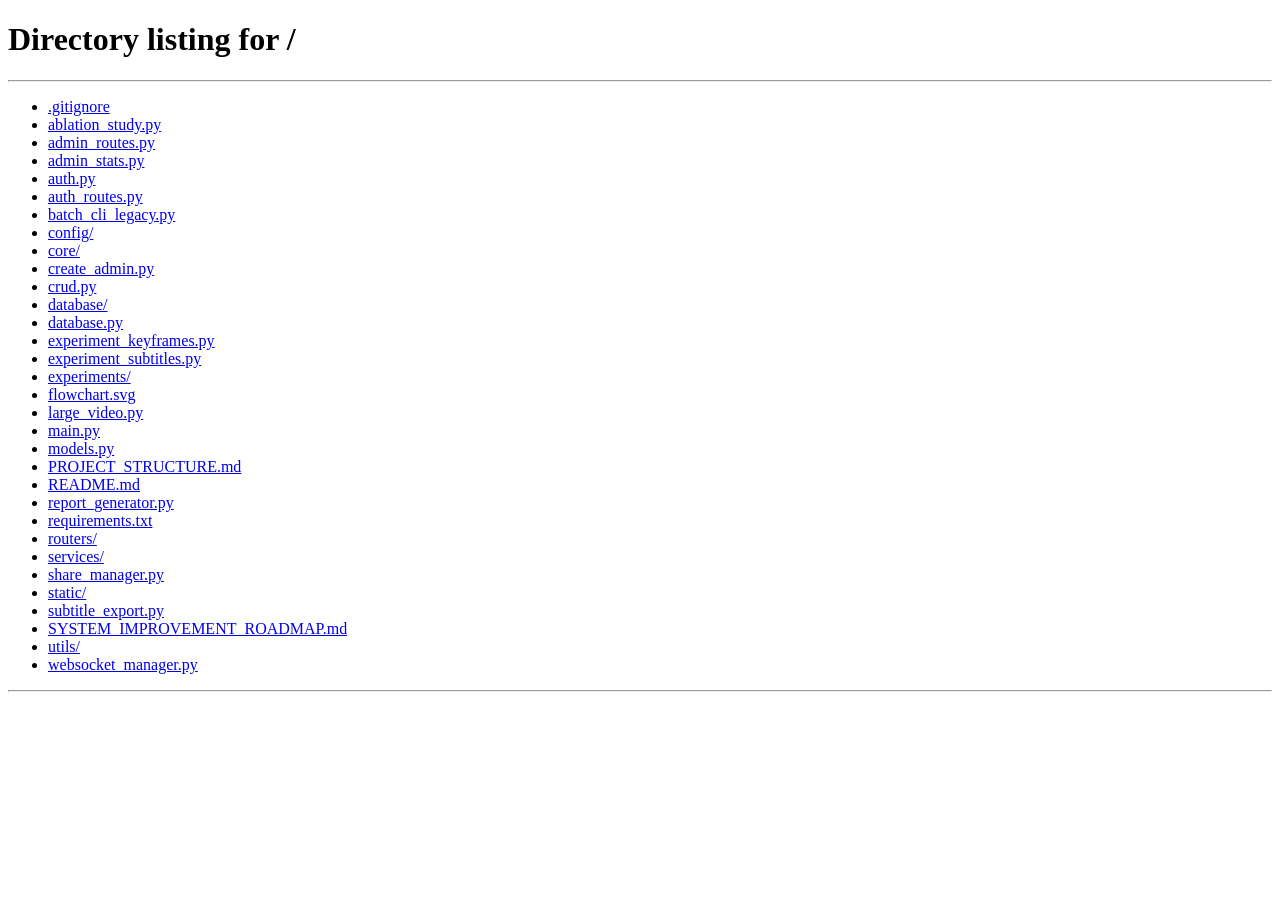
<file: static/tasks.html>
<!DOCTYPE html>
<html lang="zh-CN">

<head>
    <meta charset="UTF-8">
    <meta name="viewport" content="width=device-width, initial-scale=1.0">
    <title>我的任务 - 教学视频智能分析系统</title>
    <link rel="stylesheet" href="/static/common.css">
    <style>
        .tasks-header {
            display: flex;
            justify-content: space-between;
            align-items: center;
            margin-bottom: 30px;
        }

        .filter-tabs {
            display: flex;
            gap: 10px;
        }

        .filter-tab {
            padding: 10px 20px;
            border: none;
            background: #e2e8f0;
            color: #2c3e50;
            border-radius: 8px;
            cursor: pointer;
            transition: all 0.3s ease;
        }

        .filter-tab.active {
            background: linear-gradient(135deg, #667eea 0%, #764ba2 100%);
            color: white;
        }

        .tasks-grid {
            display: grid;
            gap: 20px;
        }

        .task-card {
            background: white;
            border-radius: 12px;
            padding: 25px;
            box-shadow: 0 2px 10px rgba(0, 0, 0, 0.08);
            transition: all 0.3s ease;
            position: relative;
        }

        .task-card:hover {
            transform: translateY(-3px);
            box-shadow: 0 5px 20px rgba(0, 0, 0, 0.12);
        }

        .task-header {
            display: flex;
            justify-content: space-between;
            align-items: start;
            margin-bottom: 15px;
        }

        .task-title {
            font-size: 1.3rem;
            font-weight: 600;
            color: #2c3e50;
            margin-bottom: 8px;
        }

        /* Active button states */
        .btn-active-favorite {
            background-color: #ffc107 !important;
            color: #333 !important;
            border-color: #ffc107 !important;
        }

        .btn-active-share {
            background-color: #17a2b8 !important;
            color: white !important;
            border-color: #17a2b8 !important;
        }

        .task-meta {
            display: flex;
            gap: 20px;
            color: #718096;
            font-size: 0.95rem;
            margin-bottom: 15px;
        }

        .task-meta-item {
            display: flex;
            align-items: center;
            gap: 5px;
        }

        .status-badge {
            padding: 6px 16px;
            border-radius: 20px;
            font-size: 0.85rem;
            font-weight: 600;
        }

        .status-done {
            background: #d1fae5;
            color: #065f46;
        }

        .status-processing {
            background: #dbeafe;
            color: #1e40af;
        }

        .status-failed {
            background: #fee2e2;
            color: #991b1b;
        }

        .task-stats {
            display: flex;
            gap: 30px;
            margin-top: 15px;
            padding-top: 15px;
            border-top: 1px solid #f1f5f9;
        }

        .task-stat {
            text-align: center;
        }

        .stat-value {
            font-size: 1.5rem;
            font-weight: 700;
            color: #667eea;
        }

        .stat-label {
            font-size: 0.85rem;
            color: #718096;
        }

        .task-actions {
            display: flex;
            gap: 10px;
            margin-top: 15px;
        }

        .task-actions .btn {
            flex: 1;
        }

        .delete-btn {
            position: absolute;
            top: 20px;
            right: 20px;
            background: #fee;
            color: #dc2626;
            border: none;
            border-radius: 50%;
            width: 32px;
            height: 32px;
            display: flex;
            align-items: center;
            justify-content: center;
            cursor: pointer;
            opacity: 0;
            transition: all 0.3s ease;
        }

        .task-card:hover .delete-btn {
            opacity: 1;
        }

        .delete-btn:hover {
            background: #dc2626;
            color: white;
        }
    </style>
</head>

<body>
    <!-- 导航栏 -->
    <nav class="navbar">
        <div class="navbar-container">
            <a href="/" class="navbar-logo">
                <span>🎓</span>
                <span>教学视频智能分析系统</span>
            </a>
            <ul class="navbar-menu">
                <li><a href="/index.html">首页</a></li>
                <li><a href="/upload.html">视频上传</a></li>
                <li><a href="/tasks.html">我的任务</a></li>
                <li><a href="/profile.html">个人中心</a></li>
                <li id="adminLink" style="display:none"><a href="/admin.html">管理后台</a></li>
            </ul>
            <div class="navbar-user">
                <div class="user-info">
                    <div class="user-avatar" id="navUserAvatar">A</div>
                    <span id="navUsername">用户</span>
                </div>
                <button class="logout-btn" onclick="logout()">退出</button>
            </div>
        </div>
    </nav>

    <!-- 主内容 -->
    <div class="container">
        <div class="tasks-header">
            <h2 style="font-size: 2rem; color: #2c3e50;">我的任务</h2>
            <div class="filter-tabs">
                <button class="filter-tab active" data-filter="all" onclick="filterTasks('all')">全部</button>
                <button class="filter-tab" data-filter="done" onclick="filterTasks('done')">已完成</button>
                <button class="filter-tab" data-filter="processing" onclick="filterTasks('processing')">处理中</button>
                <button class="filter-tab" data-filter="favorites" onclick="filterTasks('favorites')"
                    style="color: #f59e0b;">⭐ 只看收藏</button>
                <button class="filter-tab" data-filter="failed" onclick="filterTasks('failed')">失败</button>
            </div>
        </div>

        <div class="tasks-grid" id="tasksGrid">
            <!-- 任务卡片将在这里动态生成 -->
        </div>

        <!-- 空状态 -->
        <div class="empty-state" id="emptyState" style="display: none;">
            <div class="empty-state-icon">📭</div>
            <div class="empty-state-text">暂无任务</div>
            <p style="margin-top: 10px;">
                <a href="/upload.html" style="color: #667eea;">立即上传视频</a>
            </p>
        </div>
    </div>

    <!-- 总结编辑弹窗 -->
    <div id="summaryModal" class="modal"
        style="display: none; position: fixed; z-index: 1000; left: 0; top: 0; width: 100%; height: 100%; overflow: auto; background-color: rgba(0,0,0,0.4);">
        <div class="modal-content"
            style="background-color: #fefefe; margin: 5% auto; padding: 20px; border: 1px solid #888; width: 80%; max-width: 800px; border-radius: 8px;">
            <div style="display: flex; justify-content: space-between; align-items: center; margin-bottom: 20px;">
                <div style="display: flex; align-items: center;">
                    <h2 style="margin: 0; margin-right: 15px;">编辑教学总结</h2>
                    <button id="toggleReflectionBtn" class="btn btn-sm btn-outline-primary" onclick="toggleReflection()"
                        style="display: none;">✍️ 撰写教学反思</button>
                </div>
                <span class="close" onclick="closeSummaryModal()"
                    style="color: #aaa; float: right; font-size: 28px; font-weight: bold; cursor: pointer;">&times;</span>
            </div>

            <div style="margin-bottom: 20px;">
                <div style="display: flex; justify-content: space-between; align-items: center; margin-bottom: 8px;">
                    <label for="classSummary" style="font-weight: bold;">课堂小结 (AI生成/用户编辑)</label>
                    <button class="btn btn-sm btn-info" onclick="copyAIContent()"
                        style="padding: 2px 8px; font-size: 12px;">📋 恢复AI原始内容</button>
                </div>
                <textarea id="classSummary"
                    style="width: 100%; height: 150px; padding: 10px; border: 1px solid #ddd; border-radius: 4px; resize: vertical; margin-bottom: 5px;"></textarea>
                <div style="display: flex; justify-content: space-between; align-items: flex-start;">
                    <div style="font-size: 12px; color: #666;">* 默认显示AI分析内容，您可以自由修改。此内容将显示在报告的“课堂小结”部分。</div>
                    <button class="btn btn-sm btn-secondary" onclick="copySummaryToReflection()"
                        style="padding: 2px 8px; font-size: 12px;" title="将上方内容复制到教学反思作为草稿">⬇️ 引用为反思草稿</button>
                </div>
            </div>

            <div id="reflectionSection"
                style="margin-bottom: 20px; display: none; background-color: #f9f9f9; padding: 15px; border-radius: 5px;">
                <div style="display: flex; justify-content: space-between; align-items: center; margin-bottom: 8px;">
                    <label for="userReflection" style="font-weight: bold; margin: 0;">教学反思 (用户个人总结)</label>
                    <button class="btn btn-sm btn-outline-danger" onclick="hideReflection()" title="隐藏并清空反思（不保存）">🗑️
                        移除反思</button>
                </div>
                <textarea id="userReflection"
                    style="width: 100%; height: 150px; padding: 10px; border: 1px solid #ddd; border-radius: 4px; resize: vertical;"
                    placeholder="在此处输入您的教学反思、心得体会或改进计划..."></textarea>
                <div style="font-size: 12px; color: #666; margin-top: 4px;">* 此内容将显示在报告的“教学反思”部分。</div>
            </div>

            <div style="text-align: right;">
                <button class="btn btn-secondary" onclick="closeSummaryModal()" style="margin-right: 10px;">取消</button>
                <button class="btn btn-primary" onclick="saveSummary()">💾 保存更改</button>
            </div>
        </div>
    </div>

    <script src="/static/common.js"></script>
    <script>
        checkAuth();
        window.addEventListener('load', initNavbar);

        let allTasks = [];
        let currentFilter = 'all';

        // 加载任务列表
        async function loadTasks() {
            try {
                const response = await apiRequest('/api/tasks/recent');
                if (response.ok) {
                    allTasks = await response.json();
                    renderTasks();
                }
            } catch (error) {
                console.error('加载任务失败:', error);
                showToast('加载任务失败', 'error');
            }
        }

        // 渲染任务
        function renderTasks() {
            const tasksGrid = document.getElementById('tasksGrid');
            const emptyState = document.getElementById('emptyState');

            let filteredTasks = allTasks;
            if (currentFilter !== 'all') {
                if (currentFilter === 'processing') {
                    // 处理中包含所有处理状态
                    filteredTasks = allTasks.filter(task =>
                        ['processing', 'uploaded', 'extracting_frames', 'extracting_audio', 'generating_subtitles', 'ai_analysis'].includes(task.status)
                    );
                } else if (currentFilter === 'favorites') {
                    // 只看收藏
                    filteredTasks = allTasks.filter(task => task.is_favorite);
                } else {
                    // 其他筛选条件正常处理
                    filteredTasks = allTasks.filter(task => task.status === currentFilter);
                }
            }

            if (filteredTasks.length === 0) {
                tasksGrid.innerHTML = '';
                emptyState.style.display = 'block';
                return;
            }

            emptyState.style.display = 'none';

            tasksGrid.innerHTML = filteredTasks.map(task => `
                <div class="task-card" data-status="${task.status}">
                    <button class="delete-btn" onclick="deleteTask('${task.task_id}')">×</button>
                    <div class="task-header">
                        <div>
                            <div style="display: flex; align-items: center;">
                                <h3 class="task-title" style="margin-right: 8px;">${task.video_name}</h3>
                                <button class="btn btn-sm btn-link" onclick="renameTask('${task.task_id}', '${task.video_name}')" title="重命名" style="padding: 0; font-size: 1.2rem; text-decoration: none;">✏️</button>
                            </div>
                            <div class="task-meta">
                                <div class="task-meta-item">
                                    <span>📅</span>
                                    <span>${formatDate(task.created_at)}</span>
                                </div>
                                <div class="task-meta-item">
                                    <span>⏱️</span>
                                    <span>${formatDuration(task.duration)}</span>
                                </div>
                            </div>
                        </div>
                        <span class="status-badge status-${task.status}">
                            ${getStatusText(task.status)}
                        </span>
                    </div>
                    
                    ${task.status === 'done' ? `
                    <div class="task-stats">
                        <div class="task-stat">
                            <div class="stat-value">${task.frames_count || 0}</div>
                            <div class="stat-label">关键帧</div>
                        </div>
                        <div class="task-stat">
                            <div class="stat-value">${task.subtitles_count || 0}</div>
                            <div class="stat-label">字幕条数</div>
                        </div>
                    </div>
                    <div class="task-actions">
                    <button class="btn btn-primary" onclick="window.open('/result/${task.task_id}', '_blank')">查看分析结果</button>
                    <!-- 编辑总结 -->
                    <button class="btn btn-outline-primary" style="background-color:#ffeeba; border-color:#ffdf7e; color:#856404;" onclick="openSummaryModal('${task.task_id}')">📝 编辑总结</button>
                    
                    <button class="btn btn-success" onclick="downloadFrames('${task.task_id}', '${task.video_name}')">📥 关键帧</button>
                    <button class="btn btn-info" onclick="showSubtitleMenu(event, '${task.task_id}', '${task.video_name}')">📄 字幕</button>
                    <button class="btn btn-warning" onclick="generateReport('${task.task_id}', '${task.video_name}')">📋 报告</button>
                    
                    <!-- 分享按钮 -->
                    <button class="btn btn-secondary ${task.is_public ? 'btn-active-share' : ''}" 
                            onclick="toggleShare('${task.task_id}', this)"
                            data-public="${task.is_public}">
                        ${task.is_public ? '🌐 已公开' : '🔗 分享'}
                    </button>
                    
                    <!-- 收藏按钮 -->
                    <button class="btn btn-secondary ${task.is_favorite ? 'btn-active-favorite' : ''}" 
                            onclick="toggleFavorite('${task.task_id}', this)"
                            data-favorite="${task.is_favorite}">
                        ${task.is_favorite ? '⭐ 已收藏' : '★ 收藏'}
                    </button>
                </div>
            ` : task.status === 'failed' ? `
                    <div style="color: #dc2626; margin-top: 10px;">
                        错误：${task.error_message || '未知错误'}
                    </div>
                    <div class="task-actions">
                        <button class="btn btn-secondary" onclick="retryTask('${task.task_id}')">重新处理</button>
                    </div>
                    ` : `
                    <div style="margin-top: 15px;">
                        <div class="loading"></div>
                        <span style="margin-left: 10px; color: #718096;">处理中...</span>
                    </div>
                    `}
                </div>
            `).join('');
        }

        // 获取状态文本
        function getStatusText(status) {
            const statusMap = {
                'done': '已完成',
                'processing': '处理中',
                'failed': '失败',
                'uploaded': '已上传',
                'extracting_frames': '提取帧中',
                'extracting_audio': '提取音频中',
                'generating_subtitles': '生成字幕中',
                'ai_analysis': 'AI分析中'
            };
            return statusMap[status] || status;
        }

        // 筛选任务
        function filterTasks(filter) {
            currentFilter = filter;

            // 更新tab状态
            document.querySelectorAll('.filter-tab').forEach(tab => {
                tab.classList.remove('active');
                if (tab.dataset.filter === filter) {
                    tab.classList.add('active');
                }
            });

            renderTasks();
        }

        // 删除任务
        async function deleteTask(taskId) {
            if (!confirm('确定要删除这个任务吗？此操作无法撤销。')) {
                return;
            }

            try {
                const response = await apiRequest(`/api/tasks/${taskId}`, {
                    method: 'DELETE'
                });

                if (response.ok) {
                    showToast('任务已删除', 'success');
                    // 从列表中移除
                    allTasks = allTasks.filter(task => task.task_id !== taskId);
                    renderTasks();
                } else {
                    throw new Error('删除失败');
                }
            } catch (error) {
                console.error('删除任务失败:', error);
                showToast('删除任务失败', 'error');
            }
        }

        // 下载关键帧
        async function downloadFrames(taskId, videoName) {
            try {
                showToast('正在打包关键帧...', 'info');

                const token = localStorage.getItem('access_token');
                const response = await fetch(`/api/tasks/${taskId}/download-frames`, {
                    headers: {
                        'Authorization': `Bearer ${token}`
                    }
                });

                if (response.ok) {
                    const blob = await response.blob();
                    const url = window.URL.createObjectURL(blob);
                    const a = document.createElement('a');
                    a.href = url;
                    a.download = `${videoName}_frames.zip`;
                    document.body.appendChild(a);
                    a.click();
                    window.URL.revokeObjectURL(url);
                    document.body.removeChild(a);

                    showToast('关键帧下载成功！', 'success');
                } else {
                    let errorMessage = '下载失败';
                    const clone = response.clone();
                    try {
                        const error = await response.json();
                        errorMessage = error.detail || errorMessage;
                    } catch (e) {
                        errorMessage = await clone.text() || response.statusText;
                    }
                    showToast(errorMessage, 'error');
                }
            } catch (error) {
                console.error('下载关键帧失败:', error);
                showToast('下载失败，请稍后重试', 'error');
            }
        }

        // 显示字幕导出菜单
        function showSubtitleMenu(event, taskId, videoName) {
            event.stopPropagation();

            const formats = [
                { name: 'SRT格式', value: 'srt' },
                { name: 'VTT格式', value: 'vtt' },
                { name: 'TXT格式', value: 'txt' }
            ];

            const menu = document.createElement('div');
            menu.style.cssText = `
                position: absolute;
                background: white;
                border-radius: 8px;
                box-shadow: 0 4px 12px rgba(0,0,0,0.15);
                padding: 8px 0;
                z-index: 1000;
            `;

            formats.forEach(fmt => {
                const item = document.createElement('div');
                item.textContent = fmt.name;
                item.style.cssText = `
                    padding: 10px 20px;
                    cursor: pointer;
                    transition: background 0.2s;
                `;
                item.onmouseover = () => item.style.background = '#f0f0f0';
                item.onmouseout = () => item.style.background = 'white';
                item.onclick = () => {
                    exportSubtitles(taskId, fmt.value, videoName);
                    document.body.removeChild(menu);
                };
                menu.appendChild(item);
            });

            const rect = event.target.getBoundingClientRect();
            menu.style.top = (rect.bottom + window.scrollY) + 'px';
            menu.style.left = rect.left + 'px';

            document.body.appendChild(menu);

            const closeMenu = (e) => {
                if (!menu.contains(e.target)) {
                    document.body.removeChild(menu);
                    document.removeEventListener('click', closeMenu);
                }
            };
            setTimeout(() => document.addEventListener('click', closeMenu), 100);
        }

        // 导出字幕
        async function exportSubtitles(taskId, format, videoName) {
            try {
                showToast(`正在导出${format.toUpperCase()}字幕...`, 'info');

                const token = localStorage.getItem('access_token');
                const response = await fetch(`/api/tasks/${taskId}/export-subtitles?format=${format}`, {
                    headers: {
                        'Authorization': `Bearer ${token}`
                    }
                });

                if (response.ok) {
                    const blob = await response.blob();
                    const url = window.URL.createObjectURL(blob);
                    const a = document.createElement('a');
                    a.href = url;
                    a.download = `${videoName}_subtitles.${format}`;
                    document.body.appendChild(a);
                    a.click();
                    window.URL.revokeObjectURL(url);
                    document.body.removeChild(a);

                    showToast(`${format.toUpperCase()}字幕导出成功！`, 'success');
                } else {
                    let errorMessage = '导出失败';
                    const clone = response.clone();
                    try {
                        const error = await response.json();
                        errorMessage = error.detail || errorMessage;
                    } catch (e) {
                        errorMessage = await clone.text() || response.statusText;
                    }
                    showToast(errorMessage, 'error');
                }
            } catch (error) {
                console.error('导出字幕失败:', error);
                showToast('导出失败，请稍后重试', 'error');
            }
        }

        // 重试任务
        async function retryTask(taskId) {
            try {
                const response = await apiRequest(`/api/process/${taskId}`, {
                    method: 'POST'
                });

                if (response.ok) {
                    showToast('已重新开始处理', 'success');
                    setTimeout(() => loadTasks(), 1000);
                } else {
                    throw new Error('重试失败');
                }
            } catch (error) {
                console.error('重试失败:', error);
                showToast('重试失败', 'error');
            }
        }

        // 生成报告
        // 生成报告
        async function generateReport(taskId, videoName) {
            const format = 'md';
            try {
                // 打开新窗口下载报告，添加时间戳防止缓存
                const timestamp = new Date().getTime();
                window.open(`/api/download/${taskId}?format=${format}&t=${timestamp}`, '_blank');
                showToast('正在下载报告...', 'info');
            } catch (error) {
                console.error('生成报告失败:', error);
                showToast('生成失败，请稍后重试', 'error');
            }
        }

        // 切换收藏
        async function toggleFavorite(taskId, btn) {
            try {
                const token = localStorage.getItem('access_token');
                const response = await fetch(`/api/tasks/${taskId}/toggle_favorite`, {
                    method: 'POST',
                    headers: { 'Authorization': `Bearer ${token}` }
                });

                if (response.ok) {
                    const data = await response.json();

                    // Update UI state
                    const isFav = data.is_favorite;
                    btn.setAttribute('data-favorite', isFav);

                    if (isFav) {
                        btn.classList.add('btn-active-favorite');
                        btn.innerHTML = '⭐ 已收藏';
                        showToast('已收藏', 'success');
                    } else {
                        btn.classList.remove('btn-active-favorite');
                        btn.innerHTML = '★ 收藏';
                        showToast('已取消收藏', 'info');
                    }
                } else {
                    showToast('操作失败', 'error');
                }
            } catch (error) {
                console.error('Toggle favorite error:', error);
                showToast('操作出错', 'error');
            }
        }

        // 切换分享
        async function toggleShare(taskId, btn) {
            try {
                const token = localStorage.getItem('access_token');
                const response = await fetch(`/api/tasks/${taskId}/toggle_share`, {
                    method: 'POST',
                    headers: { 'Authorization': `Bearer ${token}` }
                });

                if (response.ok) {
                    const data = await response.json();

                    // Update UI state
                    const isPublic = data.is_public;
                    btn.setAttribute('data-public', isPublic);

                    if (isPublic) {
                        btn.classList.add('btn-active-share');
                        btn.innerHTML = '🌐 已公开';
                        showToast('任务已公开，可复制链接分享', 'success');

                        // Copy link to clipboard
                        const link = `${window.location.origin}/result/${taskId}`;
                        navigator.clipboard.writeText(link).then(() => {
                            showToast('链接已复制到剪贴板', 'success');
                        });

                    } else {
                        btn.classList.remove('btn-active-share');
                        btn.innerHTML = '🔗 分享';
                        showToast('已设为私有', 'info');
                    }
                } else {
                    showToast('操作失败', 'error');
                }
            } catch (error) {
                console.error('Toggle share error:', error);
                showToast('操作出错', 'error');
            }
        }

        // 重命名任务
        async function renameTask(taskId, currentName) {
            const newName = prompt("请输入新的任务名称:", currentName);
            if (newName && newName.trim() !== "" && newName !== currentName) {
                try {
                    const token = localStorage.getItem('access_token');
                    const response = await fetch(`/api/tasks/${taskId}/rename`, {
                        method: 'POST',
                        headers: {
                            'Authorization': `Bearer ${token}`,
                            'Content-Type': 'application/json'
                        },
                        body: JSON.stringify({ name: newName.trim() })
                    });

                    if (response.ok) {
                        showToast('重命名成功', 'success');
                        loadTasks(); // 刷新列表
                    } else {
                        const err = await response.json();
                        showToast(err.detail || '重命名失败', 'error');
                    }
                } catch (error) {
                    console.error('Rename error:', error);
                    showToast('操作出错', 'error');
                }
            }
        }

        // ===================== 总结编辑模态框逻辑 =====================

        // 每5秒自动刷新
        setInterval(loadTasks, 5000);

        // ===================== 总结编辑模态框逻辑 =====================
        let currentEditingTaskId = null;
        let currentAISummary = ""; // 存储当前的AI总结

        async function openSummaryModal(taskId) {
            currentEditingTaskId = taskId;
            currentAISummary = ""; // 重置

            const modal = document.getElementById('summaryModal');
            const classSummaryInput = document.getElementById('classSummary');
            const userReflectionInput = document.getElementById('userReflection');

            // 清空并显示加载状态
            classSummaryInput.value = "加载中...";
            userReflectionInput.value = "加载中...";
            modal.style.display = 'block';

            // 默认隐藏反思区，显示添加按钮
            document.getElementById('reflectionSection').style.display = 'none';
            document.getElementById('toggleReflectionBtn').style.display = 'inline-block';

            try {
                const token = localStorage.getItem('access_token');
                if (!token) {
                    showToast('请先登录', 'error');
                    closeSummaryModal();
                    return;
                }

                const response = await fetch(`/api/tasks/${taskId}/summary`, {
                    headers: {
                        'Authorization': `Bearer ${token}`
                    }
                });

                if (response.ok) {
                    const data = await response.json();

                    // 保存AI原始总结供恢复使用
                    currentAISummary = data.ai_summary || "";

                    // 逻辑：
                    // 1. 如果有 class_summary (用户编辑过)，显示它
                    // 2. 如果没有 class_summary，显示 ai_summary
                    classSummaryInput.value = data.class_summary || data.ai_summary || "";
                    userReflectionInput.value = data.user_reflection || "";

                    // 如果有反思内容，自动展开
                    if (data.user_reflection && data.user_reflection.trim()) {
                        document.getElementById('reflectionSection').style.display = 'block';
                        document.getElementById('toggleReflectionBtn').style.display = 'none';
                    }
                } else {
                    showToast('获取总结数据失败', 'error');
                    closeSummaryModal();
                }
            } catch (error) {
                console.error('获取总结失败:', error);
                showToast('获取数据出错', 'error');
                closeSummaryModal();
            }
        }

        function copyAIContent() {
            if (!currentAISummary) {
                showToast('暂无AI生成的内容', 'warning');
                return;
            }
            if (confirm('确定要覆盖当前内容，恢复为AI原始生成的总结吗？')) {
                document.getElementById('classSummary').value = currentAISummary;
                showToast('已恢复AI内容', 'success');
            }
        }

        function toggleReflection() {
            const section = document.getElementById('reflectionSection');
            const btn = document.getElementById('toggleReflectionBtn');
            section.style.display = 'block';
            btn.style.display = 'none';
            document.getElementById('userReflection').focus();
        }

        function hideReflection() {
            if (confirm('确定要移除教学反思部分吗？内容将被清空。')) {
                const section = document.getElementById('reflectionSection');
                const btn = document.getElementById('toggleReflectionBtn');
                const input = document.getElementById('userReflection');

                section.style.display = 'none';
                btn.style.display = 'inline-block';
                input.value = ""; // 清空内容
            }
        }


        function copySummaryToReflection() {
            const summary = document.getElementById('classSummary').value;
            const reflection = document.getElementById('userReflection').value;

            if (!summary) {
                showToast('上方没有内容可复制', 'warning');
                return;
            }

            // 如果反思区未显示，先显示
            const section = document.getElementById('reflectionSection');
            if (section.style.display === 'none') {
                toggleReflection();
            }

            if (reflection && !confirm('反思区已有内容，确定要追加在后面吗？(取消则覆盖)')) {
                document.getElementById('userReflection').value = summary;
            } else {
                document.getElementById('userReflection').value = reflection ? reflection + "\n\n" + summary : summary;
            }
            showToast('已复制到下方', 'success');
        }

        function closeSummaryModal() {
            document.getElementById('summaryModal').style.display = 'none';
            currentEditingTaskId = null;
        }

        // 点击模态框外部关闭
        window.onclick = function (event) {
            const modal = document.getElementById('summaryModal');
            if (event.target == modal) {
                closeSummaryModal();
            }
        }

        async function saveSummary() {
            if (!currentEditingTaskId) return;

            const classSummary = document.getElementById('classSummary').value;
            const userReflection = document.getElementById('userReflection').value;
            const token = localStorage.getItem('access_token');

            try {
                const response = await fetch(`/api/tasks/${currentEditingTaskId}/summary`, {
                    method: 'POST',
                    headers: {
                        'Authorization': `Bearer ${token}`,
                        'Content-Type': 'application/json'
                    },
                    body: JSON.stringify({
                        class_summary: classSummary,
                        user_reflection: userReflection
                    })
                });

                if (response.ok) {
                    showToast('总结已保存！', 'success');
                    closeSummaryModal();
                } else {
                    showToast('保存失败', 'error');
                }
            } catch (error) {
                console.error('保存总结失败:', error);
                showToast('保存出错', 'error');
            }
        }
    </script>
</body>

</html>
</file>
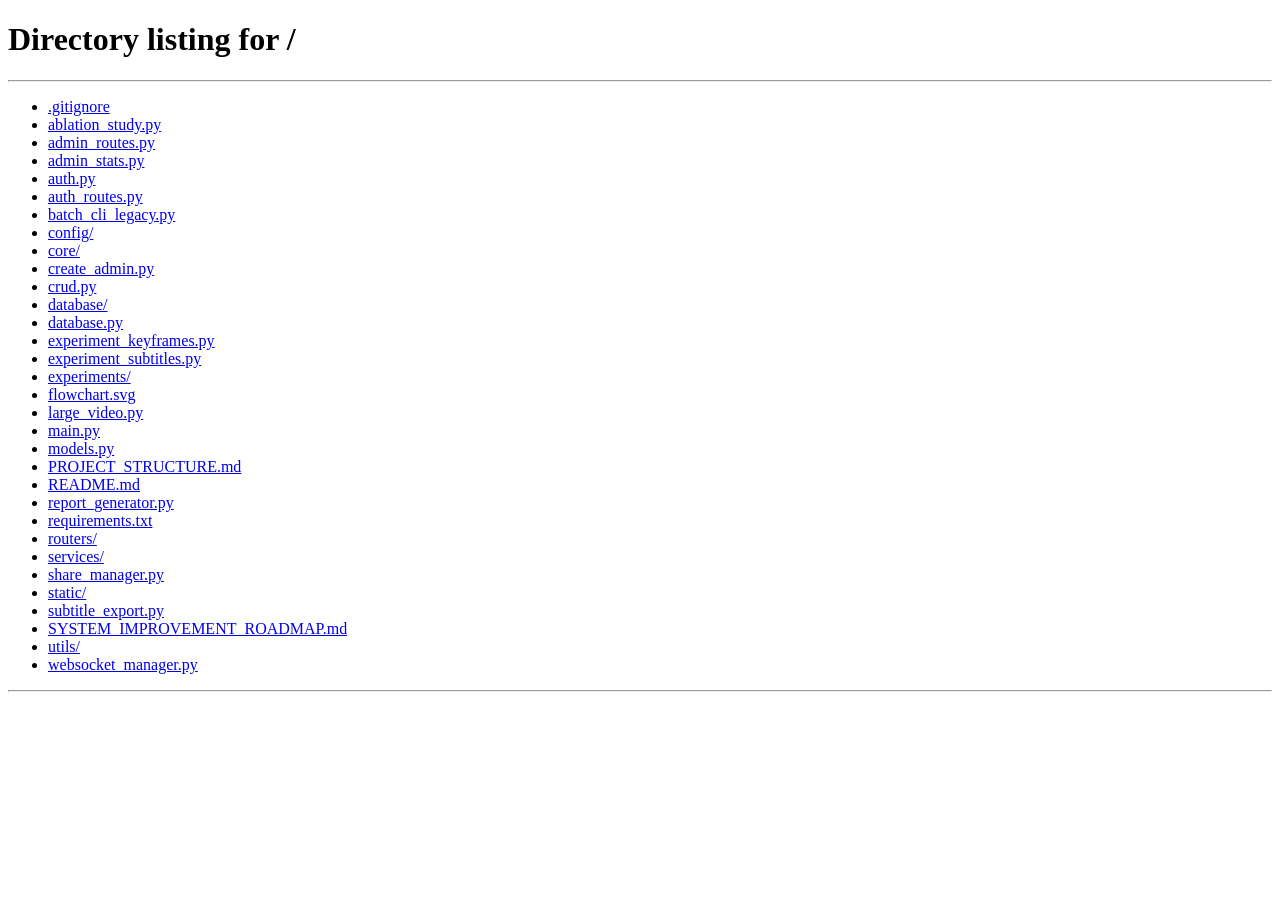
<file: static/upload.html>
<!DOCTYPE html>
<html lang="zh-CN">

<head>
    <meta charset="UTF-8">
    <meta name="viewport" content="width=device-width, initial-scale=1.0">
    <title>视频上传 - 教学视频智能分析系统</title>
    <link rel="stylesheet" href="/static/common.css">
    <style>
        .upload-area {
            border: 3px dashed #cbd5e0;
            border-radius: 16px;
            padding: 80px 40px;
            text-align: center;
            background: #f8fafc;
            cursor: pointer;
            transition: all 0.3s ease;
            margin-bottom: 30px;
        }

        .upload-area:hover {
            border-color: #667eea;
            background: #f1f5f9;
        }

        .upload-area.dragging {
            border-color: #667eea;
            background: linear-gradient(135deg, rgba(102, 126, 234, 0.1) 0%, rgba(118, 75, 162, 0.1) 100%);
        }

        .upload-icon {
            font-size: 5rem;
            margin-bottom: 20px;
            opacity: 0.6;
        }

        .upload-text h3 {
            font-size: 1.8rem;
            color: #2c3e50;
            margin-bottom: 15px;
        }

        .upload-text p {
            color: #718096;
            font-size: 1.1rem;
        }

        .file-info {
            background: white;
            padding: 25px;
            border-radius: 12px;
            margin-bottom: 20px;
            display: none;
        }

        .file-info.active {
            display: block;
        }

        .file-detail {
            display: flex;
            justify-content: space-between;
            align-items: center;
            margin-bottom: 15px;
        }

        .file-name {
            font-size: 1.2rem;
            font-weight: 600;
            color: #2c3e50;
        }

        .file-size {
            color: #718096;
        }

        .video-preview-container {
            margin-top: 20px;
        }

        .video-preview-container video {
            width: 100%;
            max-height: 400px;
            border-radius: 8px;
        }

        .analysis-options {
            background: white;
            padding: 25px;
            border-radius: 12px;
            margin-bottom: 20px;
        }

        .option-group {
            margin-bottom: 20px;
        }

        .option-group label {
            display: flex;
            align-items: center;
            gap: 10px;
            cursor: pointer;
            padding: 12px;
            border-radius: 8px;
            transition: background 0.2s ease;
        }

        .option-group label:hover {
            background: #f8fafc;
        }

        .option-group input[type="checkbox"],
        .option-group input[type="radio"] {
            width: 20px;
            height: 20px;
        }

        .progress-container {
            display: none;
        }

        .progress-container.active {
            display: block;
        }

        .progress-bar-container {
            height: 12px;
            background: #e2e8f0;
            border-radius: 6px;
            overflow: hidden;
            margin: 20px 0;
        }

        .progress-bar-fill {
            height: 100%;
            background: linear-gradient(90deg, #667eea 0%, #764ba2 100%);
            width: 0%;
            transition: width 0.3s ease;
        }

        .progress-status {
            text-align: center;
            color: #718096;
            margin-top: 10px;
        }

        .button-group {
            display: flex;
            gap: 15px;
            justify-content: center;
        }
    </style>
</head>

<body>
    <!-- 导航栏 -->
    <nav class="navbar">
        <div class="navbar-container">
            <a href="/" class="navbar-logo">
                <span>🎓</span>
                <span>教学视频智能分析系统</span>
            </a>
            <ul class="navbar-menu">
                <li><a href="/index.html">首页</a></li>
                <li><a href="/upload.html">视频上传</a></li>
                <li><a href="/tasks.html">我的任务</a></li>
                <li><a href="/profile.html">个人中心</a></li>
                <li id="adminLink" style="display:none"><a href="/admin.html">管理后台</a></li>
            </ul>
            <div class="navbar-user">
                <div class="user-info">
                    <div class="user-avatar" id="navUserAvatar">A</div>
                    <span id="navUsername">用户</span>
                </div>
                <button class="logout-btn" onclick="logout()">退出</button>
            </div>
        </div>
    </nav>

    <!-- 主内容 -->
    <div class="container">
        <div class="card">
            <div class="card-header">
                <h2 class="card-title">上传教学视频</h2>
            </div>

            <!-- 上传区域 -->
            <div class="upload-area" id="uploadArea">
                <div class="upload-icon">📹</div>
                <div class="upload-text">
                    <h3>点击或拖拽上传视频</h3>
                    <p>支持格式：MP4, AVI, MOV, MKV（最大2GB）</p>
                </div>
                <input type="file" id="videoInput" accept="video/*" style="display: none;">
            </div>

            <!-- 文件信息 -->
            <div class="file-info" id="fileInfo">
                <div class="file-detail">
                    <span class="file-name" id="fileName">-</span>
                    <span class="file-size" id="fileSize">-</span>
                </div>
                <div class="video-preview-container">
                    <video id="videoPreview" controls></video>
                </div>
            </div>

            <!-- 分析选项 -->
            <div class="analysis-options" id="analysisOptions" style="display: none;">
                <h3 style="margin-bottom: 15px;">分析选项</h3>
                <div class="option-group">
                    <label>
                        <input type="checkbox" id="extractFrames" checked>
                        <span>提取关键帧（推荐）</span>
                    </label>
                </div>
                <div class="option-group">
                    <label>
                        <input type="checkbox" id="generateSubtitles" checked>
                        <span>生成字幕（语音识别）</span>
                    </label>
                </div>
                <div class="option-group">
                    <label>
                        <input type="checkbox" id="aiAnalysis" checked>
                        <span>AI智能分析（知识图谱）</span>
                    </label>
                </div>
            </div>

            <!-- 进度条 -->
            <div class="progress-container" id="progressContainer">
                <div class="progress-bar-container">
                    <div class="progress-bar-fill" id="progressBarFill"></div>
                </div>
                <div class="progress-status" id="progressStatus">准备中...</div>
            </div>

            <!-- 操作按钮 -->
            <div class="button-group">
                <button class="btn btn-primary" id="startBtn" style="display: none;" onclick="startAnalysis()">
                    开始分析
                </button>
                <button class="btn btn-secondary" onclick="window.location.href='/tasks.html'">
                    查看任务列表
                </button>
            </div>
        </div>
    </div>

    <script src="/static/common.js"></script>
    <script>
        checkAuth();

        window.addEventListener('load', initNavbar);

        const uploadArea = document.getElementById('uploadArea');
        const videoInput = document.getElementById('videoInput');
        const fileInfo = document.getElementById('fileInfo');
        const fileName = document.getElementById('fileName');
        const fileSize = document.getElementById('fileSize');
        const videoPreview = document.getElementById('videoPreview');
        const analysisOptions = document.getElementById('analysisOptions');
        const progressContainer = document.getElementById('progressContainer');
        const startBtn = document.getElementById('startBtn');

        let selectedFile = null;
        let currentTaskId = null;

        // 点击上传
        uploadArea.addEventListener('click', () => videoInput.click());

        // 文件选择
        videoInput.addEventListener('change', (e) => {
            if (e.target.files.length > 0) {
                handleFile(e.target.files[0]);
            }
        });

        // 拖拽上传
        uploadArea.addEventListener('dragover', (e) => {
            e.preventDefault();
            uploadArea.classList.add('dragging');
        });

        uploadArea.addEventListener('dragleave', () => {
            uploadArea.classList.remove('dragging');
        });

        uploadArea.addEventListener('drop', (e) => {
            e.preventDefault();
            uploadArea.classList.remove('dragging');
            if (e.dataTransfer.files.length > 0 && e.dataTransfer.files[0].type.startsWith('video/')) {
                handleFile(e.dataTransfer.files[0]);
            }
        });

        // 处理文件
        function handleFile(file) {
            selectedFile = file;

            // 显示文件信息
            fileName.textContent = file.name;
            fileSize.textContent = formatFileSize(file.size);

            // 预览视频
            const url = URL.createObjectURL(file);
            videoPreview.src = url;

            // 显示相关元素
            fileInfo.classList.add('active');
            analysisOptions.style.display = 'block';
            startBtn.style.display = 'inline-block';
        }

        // 格式化文件大小
        function formatFileSize(bytes) {
            if (bytes < 1024) return bytes + ' B';
            if (bytes < 1024 * 1024) return (bytes / 1024).toFixed(2) + ' KB';
            if (bytes < 1024 * 1024 * 1024) return (bytes / (1024 * 1024)).toFixed(2) + ' MB';
            return (bytes / (1024 * 1024 * 1024)).toFixed(2) + ' GB';
        }

        // 开始分析
        async function startAnalysis() {
            if (!selectedFile) {
                showToast('请先选择视频文件', 'error');
                return;
            }

            // 禁用按钮
            startBtn.disabled = true;
            startBtn.textContent = '上传中...';
            progressContainer.classList.add('active');

            try {
                // 上传视频
                const formData = new FormData();
                formData.append('video', selectedFile);

                const uploadResponse = await fetch('/api/upload', {
                    method: 'POST',
                    headers: {
                        'Authorization': `Bearer ${getToken()}`
                    },
                    body: formData
                });

                const uploadResult = await uploadResponse.json();

                if (!uploadResult.success) {
                    throw new Error(uploadResult.error || '上传失败');
                }

                currentTaskId = uploadResult.task_id;
                updateProgress(10, '视频上传成功，开始处理...');

                // 开始处理
                const processResponse = await apiRequest(`/api/process/${currentTaskId}`, {
                    method: 'POST'
                });

                const processResult = await processResponse.json();

                if (!processResult.success) {
                    throw new Error(processResult.error || '处理失败');
                }

                // 轮询进度
                await pollProgress();

            } catch (error) {
                console.error('分析失败:', error);
                showToast('分析失败: ' + error.message, 'error');
                startBtn.disabled = false;
                startBtn.textContent = '开始分析';
                progressContainer.classList.remove('active');
            }
        }

        // 更新进度
        function updateProgress(percent, status) {
            document.getElementById('progressBarFill').style.width = percent + '%';
            document.getElementById('progressStatus').textContent = status + ' (' + percent + '%)';
        }

        // 轮询进度
        async function pollProgress() {
            const checkInterval = setInterval(async () => {
                try {
                    const response = await apiRequest(`/api/status/${currentTaskId}`);
                    const data = await response.json();

                    if (data.status === 'done') {
                        clearInterval(checkInterval);
                        updateProgress(100, '分析完成！');
                        showToast('视频分析完成！', 'success');
                        setTimeout(() => {
                            window.location.href = `/result/${currentTaskId}`;
                        }, 1500);
                    } else if (data.status === 'failed') {
                        clearInterval(checkInterval);
                        showToast('分析失败：' + (data.error || '未知错误'), 'error');
                        startBtn.disabled = false;
                        startBtn.textContent = '重新分析';
                    } else {
                        // 根据状态更新进度
                        let percent = 10;
                        let statusText = '处理中...';

                        switch (data.status) {
                            case 'extracting_frames':
                                percent = 30;
                                statusText = '正在提取关键帧...';
                                break;
                            case 'extracting_audio':
                                percent = 50;
                                statusText = '正在提取音频...';
                                break;
                            case 'generating_subtitles':
                                percent = 70;
                                statusText = '正在生成字幕...';
                                break;
                            case 'ai_analysis':
                                percent = 90;
                                statusText = 'AI分析中...';
                                break;
                        }

                        updateProgress(percent, statusText);
                    }
                } catch (error) {
                    console.error('获取进度失败:', error);
                }
            }, 2000); // 每2秒检查一次
        }
    </script>
</body>

</html>
</file>
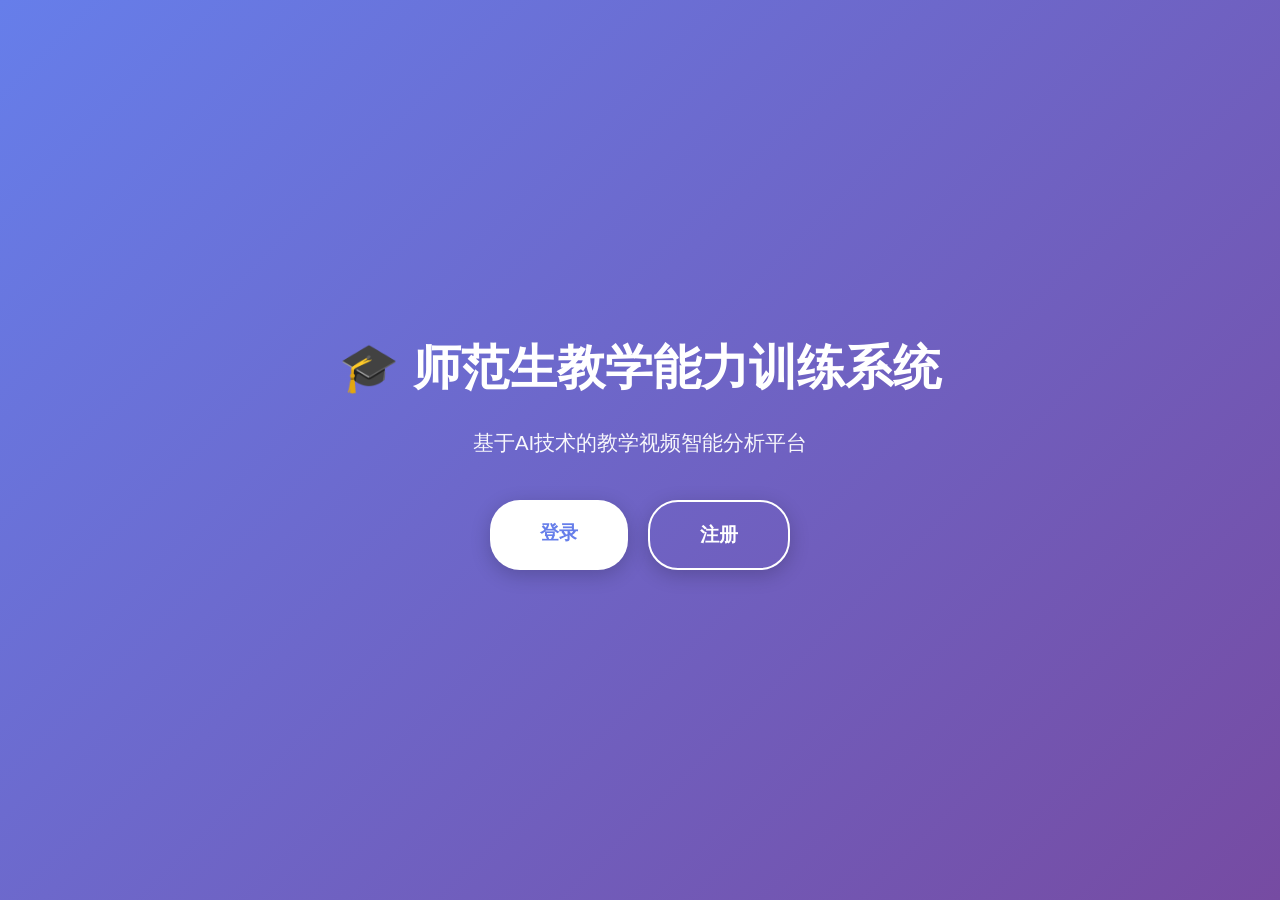
<file: static/welcome.html>
<!DOCTYPE html>
<html lang="zh-CN">

<head>
    <meta charset="UTF-8">
    <meta name="viewport" content="width=device-width, initial-scale=1.0">
    <title>师范生教学能力训练系统</title>
    <link rel="stylesheet" href="/static/common.css">
    <style>
        body {
            background: linear-gradient(135deg, #667eea 0%, #764ba2 100%);
            min-height: 100vh;
            display: flex;
            align-items: center;
            justify-content: center;
            font-family: 'Microsoft YaHei', sans-serif;
        }

        .welcome-container {
            text-align: center;
            color: white;
        }

        .welcome-container h1 {
            font-size: 3rem;
            margin-bottom: 20px;
            animation: fadeInDown 0.8s ease;
        }

        .welcome-container p {
            font-size: 1.3rem;
            margin-bottom: 40px;
            opacity: 0.95;
            animation: fadeInUp 0.8s ease;
        }

        .welcome-buttons {
            display: flex;
            gap: 20px;
            justify-content: center;
            animation: fadeIn 1s ease 0.3s backwards;
        }

        .welcome-btn {
            padding: 18px 50px;
            font-size: 1.2rem;
            background: white;
            color: #667eea;
            border: none;
            border-radius: 30px;
            cursor: pointer;
            font-weight: 600;
            text-decoration: none;
            transition: all 0.3s ease;
            box-shadow: 0 5px 20px rgba(0, 0, 0, 0.2);
        }

        .welcome-btn:hover {
            transform: translateY(-5px);
            box-shadow: 0 10px 30px rgba(0, 0, 0, 0.3);
        }

        .welcome-btn.secondary {
            background: transparent;
            border: 2px solid white;
            color: white;
        }

        @keyframes fadeInDown {
            from {
                opacity: 0;
                transform: translateY(-30px);
            }

            to {
                opacity: 1;
                transform: translateY(0);
            }
        }

        @keyframes fadeInUp {
            from {
                opacity: 0;
                transform: translateY(30px);
            }

            to {
                opacity: 1;
                transform: translateY(0);
            }
        }

        @keyframes fadeIn {
            from {
                opacity: 0;
            }

            to {
                opacity: 1;
            }
        }
    </style>
</head>

<body>
    <div class="welcome-container">
        <h1>🎓 师范生教学能力训练系统</h1>
        <p>基于AI技术的教学视频智能分析平台</p>
        <div class="welcome-buttons">
            <a href="/login.html" class="welcome-btn">登录</a>
            <a href="/register.html" class="welcome-btn secondary">注册</a>
        </div>
    </div>



</body>

</html>
</file>
<file: static/common.css>
/* 全局通用样式 */
* {
    margin: 0;
    padding: 0;
    box-sizing: border-box;
}

body {
    font-family: 'Microsoft YaHei', 'Segoe UI', 'PingFang SC', sans-serif;
    background: #f8f9fa;
    color: #2c3e50;
    line-height: 1.6;
}

/* 导航栏样式 */
.navbar {
    background: linear-gradient(135deg, #667eea 0%, #764ba2 100%);
    box-shadow: 0 2px 10px rgba(0, 0, 0, 0.1);
    position: sticky;
    top: 0;
    z-index: 1000;
}

.navbar-container {
    max-width: 1400px;
    margin: 0 auto;
    display: flex;
    justify-content: space-between;
    align-items: center;
    padding: 15px 40px;
}

.navbar-logo {
    display: flex;
    align-items: center;
    gap: 12px;
    color: white;
    text-decoration: none;
    font-size: 1.5rem;
    font-weight: 700;
}

.navbar-logo:hover {
    opacity: 0.9;
}

.navbar-menu {
    display: flex;
    list-style: none;
    gap: 5px;
}

.navbar-menu li {
    position: relative;
}

.navbar-menu a {
    color: white;
    text-decoration: none;
    padding: 10px 20px;
    border-radius: 8px;
    transition: all 0.3s ease;
    display: block;
    font-weight: 500;
}

.navbar-menu a:hover,
.navbar-menu a.active {
    background: rgba(255, 255, 255, 0.2);
}

.navbar-user {
    display: flex;
    align-items: center;
    gap: 15px;
}

.user-info {
    display: flex;
    align-items: center;
    gap: 10px;
    color: white;
    background: rgba(255, 255, 255, 0.15);
    padding: 8px 16px;
    border-radius: 25px;
}

.user-avatar {
    width: 32px;
    height: 32px;
    border-radius: 50%;
    background: white;
    color: #667eea;
    display: flex;
    align-items: center;
    justify-content: center;
    font-weight: 600;
}

.logout-btn {
    background: rgba(255, 255, 255, 0.2);
    color: white;
    border: 2px solid rgba(255, 255, 255, 0.3);
    padding: 8px 20px;
    border-radius: 20px;
    cursor: pointer;
    transition: all 0.3s ease;
    font-weight: 500;
}

.logout-btn:hover {
    background: rgba(255, 255, 255, 0.3);
    border-color: white;
}

/* 容器 */
.container {
    max-width: 1400px;
    margin: 0 auto;
    padding: 40px 20px;
}

/* 卡片 */
.card {
    background: white;
    border-radius: 12px;
    padding: 30px;
    box-shadow: 0 2px 10px rgba(0, 0, 0, 0.08);
    margin-bottom: 20px;
}

.card-header {
    border-bottom: 2px solid #f1f5f9;
    padding-bottom: 15px;
    margin-bottom: 20px;
}

.card-title {
    font-size: 1.5rem;
    color: #2c3e50;
    font-weight: 600;
}

/* 按钮 */
.btn {
    padding: 12px 28px;
    border: none;
    border-radius: 8px;
    font-size: 1rem;
    font-weight: 500;
    cursor: pointer;
    transition: all 0.3s ease;
    text-decoration: none;
    display: inline-block;
}

.btn-primary {
    background: linear-gradient(135deg, #667eea 0%, #764ba2 100%);
    color: white;
}

.btn-primary:hover {
    transform: translateY(-2px);
    box-shadow: 0 5px 15px rgba(102, 126, 234, 0.3);
}

.btn-secondary {
    background: #e2e8f0;
    color: #2c3e50;
}

.btn-secondary:hover {
    background: #cbd5e0;
}

.btn-danger {
    background: #ef4444;
    color: white;
}

.btn-danger:hover {
    background: #dc2626;
}

/* 表单 */
.form-group {
    margin-bottom: 20px;
}

.form-group label {
    display: block;
    margin-bottom: 8px;
    color: #2d3748;
    font-weight: 500;
}

.form-group input,
.form-group select,
.form-group textarea {
    width: 100%;
    padding: 12px 15px;
    border: 2px solid #e2e8f0;
    border-radius: 8px;
    font-size: 1rem;
    transition: border-color 0.3s ease;
}

.form-group input:focus,
.form-group select:focus,
.form-group textarea:focus {
    outline: none;
    border-color: #667eea;
}

/* 加载动画 */
.loading {
    display: inline-block;
    width: 20px;
    height: 20px;
    border: 3px solid rgba(255, 255, 255, 0.3);
    border-radius: 50%;
    border-top-color: white;
    animation: spin 1s ease-in-out infinite;
}

@keyframes spin {
    to {
        transform: rotate(360deg);
    }
}

/* 空状态 */
.empty-state {
    text-align: center;
    padding: 60px 20px;
    color: #718096;
}

.empty-state-icon {
    font-size: 4rem;
    margin-bottom: 20px;
    opacity: 0.5;
}

.empty-state-text {
    font-size: 1.2rem;
    margin-bottom: 10px;
}

/* 响应式 */
@media (max-width: 768px) {
    .navbar-container {
        padding: 15px 20px;
    }

    .navbar-menu {
        gap: 0;
    }

    .navbar-menu a {
        padding: 8px 12px;
        font-size: 0.9rem;
    }

    .container {
        padding: 20px 15px;
    }
}

/* 成功和信息按钮 */
.btn-success {
    background: #10b981;
    color: white;
}

.btn-success:hover {
    background: #059669;
    transform: translateY(-2px);
}

.btn-info {
    background: #0ea5e9;
    color: white;
}

.btn-info:hover {
    background: #0284c7;
    transform: translateY(-2px);
}
</file>
<file: static/theme.css>
/* 暗色模式样式 */

:root {
    /* 亮色主题变量 */
    --bg-primary: #f8f9fa;
    --bg-secondary: #ffffff;
    --text-primary: #2c3e50;
    --text-secondary: #718096;
    --border-color: #e2e8f0;
    --shadow: rgba(0, 0, 0, 0.08);
    --gradient-start: #667eea;
    --gradient-end: #764ba2;
}

[data-theme="dark"] {
    /* 暗色主题变量 */
    --bg-primary: #1a202c;
    --bg-secondary: #2d3748;
    --text-primary: #f7fafc;
    --text-secondary: #cbd5e0;
    --border-color: #4a5568;
    --shadow: rgba(0, 0, 0, 0.3);
    --gradient-start: #667eea;
    --gradient-end: #764ba2;
}

/* 应用主题变量 */
body {
    background: var(--bg-primary);
    color: var(--text-primary);
    transition: background-color 0.3s ease, color 0.3s ease;
}

.card {
    background: var(--bg-secondary);
    box-shadow: 0 2px 10px var(--shadow);
    transition: background-color 0.3s ease;
}

.navbar {
    background: linear-gradient(135deg, var(--gradient-start) 0%, var(--gradient-end) 100%);
}

/* 暗色模式下的特殊样式 */
[data-theme="dark"] .task-card {
    background: var(--bg-secondary);
    border: 1px solid var(--border-color);
}

[data-theme="dark"] .form-group input,
[data-theme="dark"] .form-group select,
[data-theme="dark"] .form-group textarea {
    background: var(--bg-primary);
    color: var(--text-primary);
    border-color: var(--border-color);
}

[data-theme="dark"] .empty-state {
    color: var(--text-secondary);
}

/* 主题切换按钮 */
.theme-toggle {
    position: fixed;
    bottom: 30px;
    right: 30px;
    width: 50px;
    height: 50px;
    border-radius: 50%;
    background: linear-gradient(135deg, #667eea 0%, #764ba2 100%);
    border: none;
    cursor: pointer;
    box-shadow: 0 4px 12px rgba(102, 126, 234, 0.4);
    display: flex;
    align-items: center;
    justify-content: center;
    font-size: 1.5rem;
    transition: transform 0.3s ease, box-shadow 0.3s ease;
    z-index: 1000;
}

.theme-toggle:hover {
    transform: scale(1.1);
    box-shadow: 0 6px 16px rgba(102, 126, 234, 0.6);
}

.theme-toggle:active {
    transform: scale(0.95);
}

/* 响应式优化 */
@media (max-width: 1024px) {
    .task-actions {
        flex-wrap: wrap;
    }

    .task-actions .btn {
        font-size: 0.9rem;
        padding: 10px 16px;
    }
}

@media (max-width: 768px) {
    body {
        font-size: 14px;
    }

    .container {
        padding: 20px 15px;
    }

    .navbar-container {
        flex-direction: column;
        gap: 15px;
    }

    .navbar-menu {
        flex-direction: column;
        width: 100%;
    }

    .task-card {
        padding: 20px;
    }

    .task-actions {
        flex-direction: column;
        gap: 8px;
    }

    .task-actions .btn {
        width: 100%;
    }

    .theme-toggle {
        bottom: 20px;
        right: 20px;
        width: 45px;
        height: 45px;
    }
}

@media (max-width: 480px) {
    .logo h1 {
        font-size: 1.3rem;
    }

    .card {
        padding: 20px;
    }

    .btn {
        font-size: 0.9rem;
        padding: 10px 20px;
    }
}

/* 键盘快捷键提示 */
.keyboard-hint {
    position: fixed;
    bottom: 100px;
    right: 30px;
    background: var(--bg-secondary);
    border: 2px solid var(--border-color);
    border-radius: 12px;
    padding: 15px;
    box-shadow: 0 4px 12px var(--shadow);
    max-width: 300px;
    opacity: 0;
    transform: translateY(20px);
    transition: opacity 0.3s ease, transform 0.3s ease;
    pointer-events: none;
    z-index: 999;
}

.keyboard-hint.show {
    opacity: 1;
    transform: translateY(0);
    pointer-events: auto;
}

.keyboard-hint h4 {
    margin: 0 0 10px 0;
    color: var(--text-primary);
    font-size: 1rem;
}

.keyboard-hint ul {
    list-style: none;
    padding: 0;
    margin: 0;
}

.keyboard-hint li {
    padding: 5px 0;
    color: var(--text-secondary);
    font-size: 0.9rem;
}

.keyboard-hint kbd {
    background: var(--bg-primary);
    border: 1px solid var(--border-color);
    border-radius: 4px;
    padding: 2px 6px;
    font-family: monospace;
    font-size: 0.85rem;
    color: var(--gradient-start);
}
</file>
